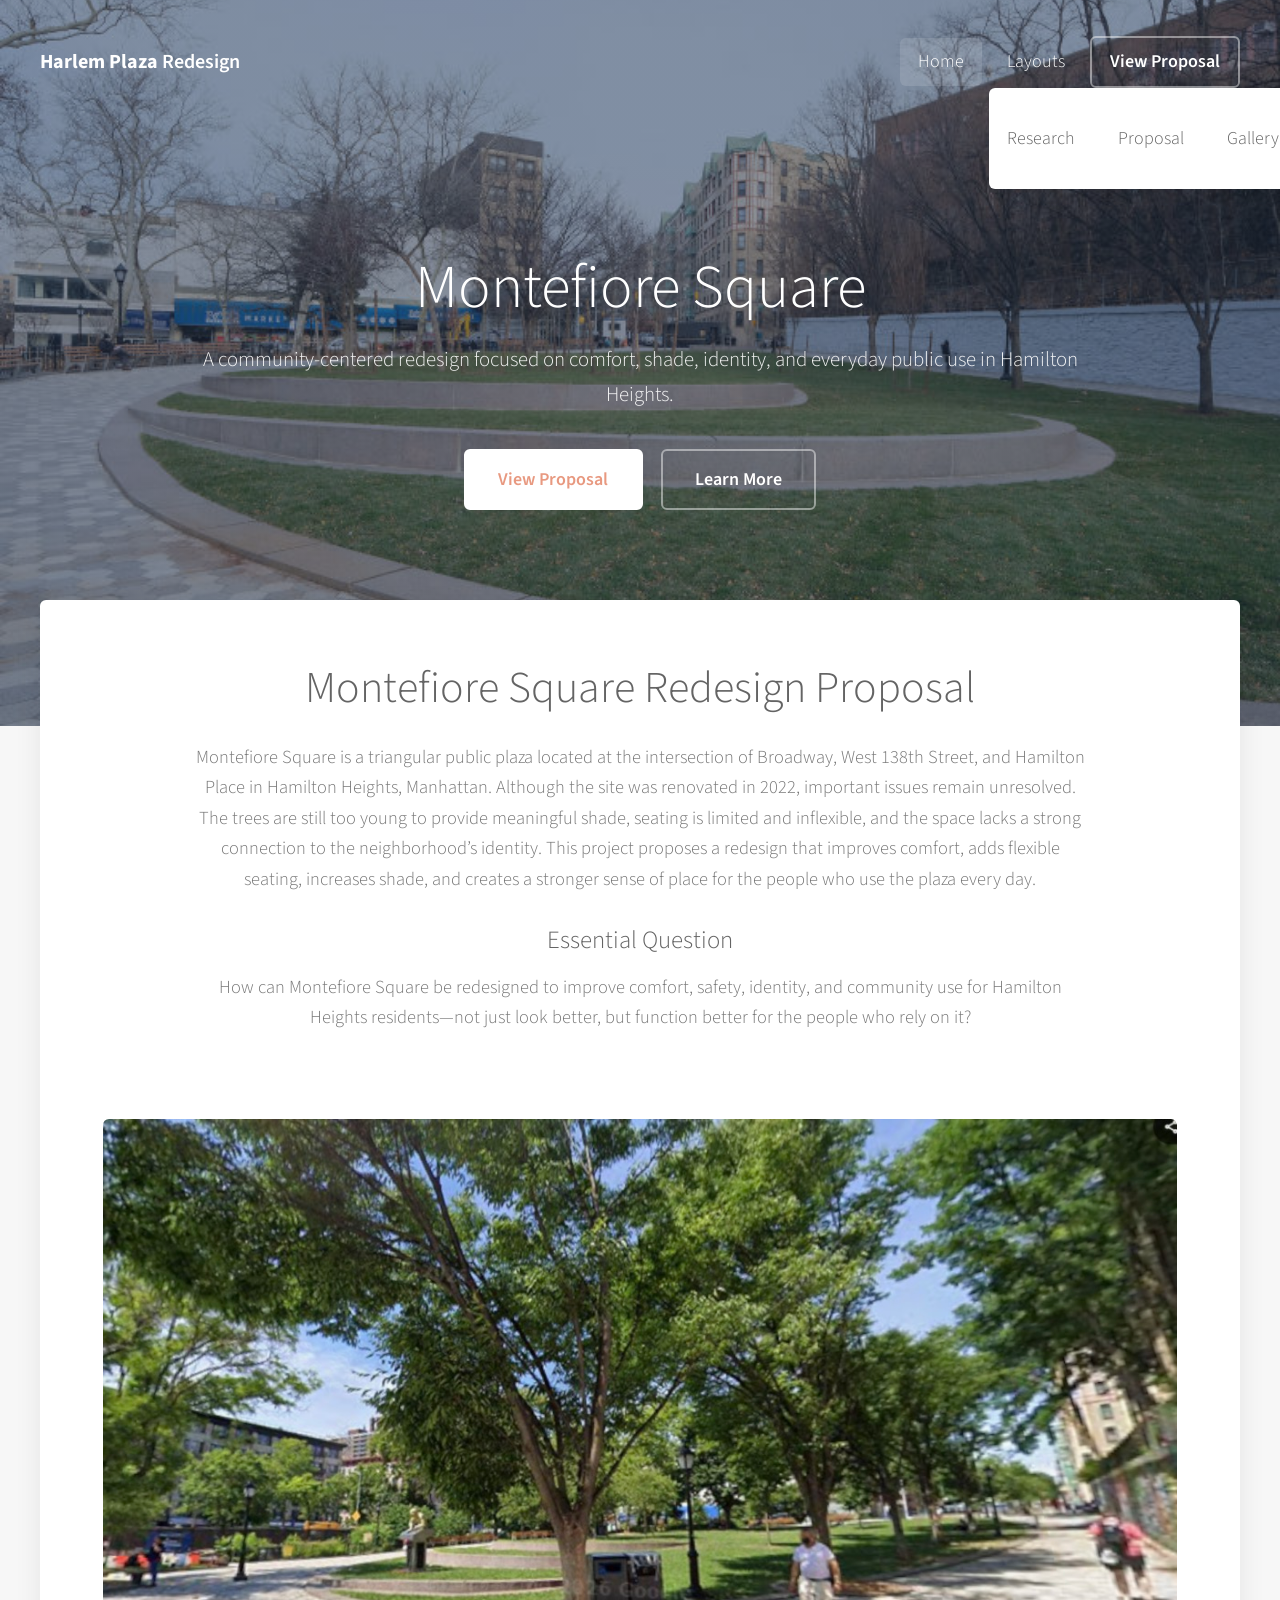
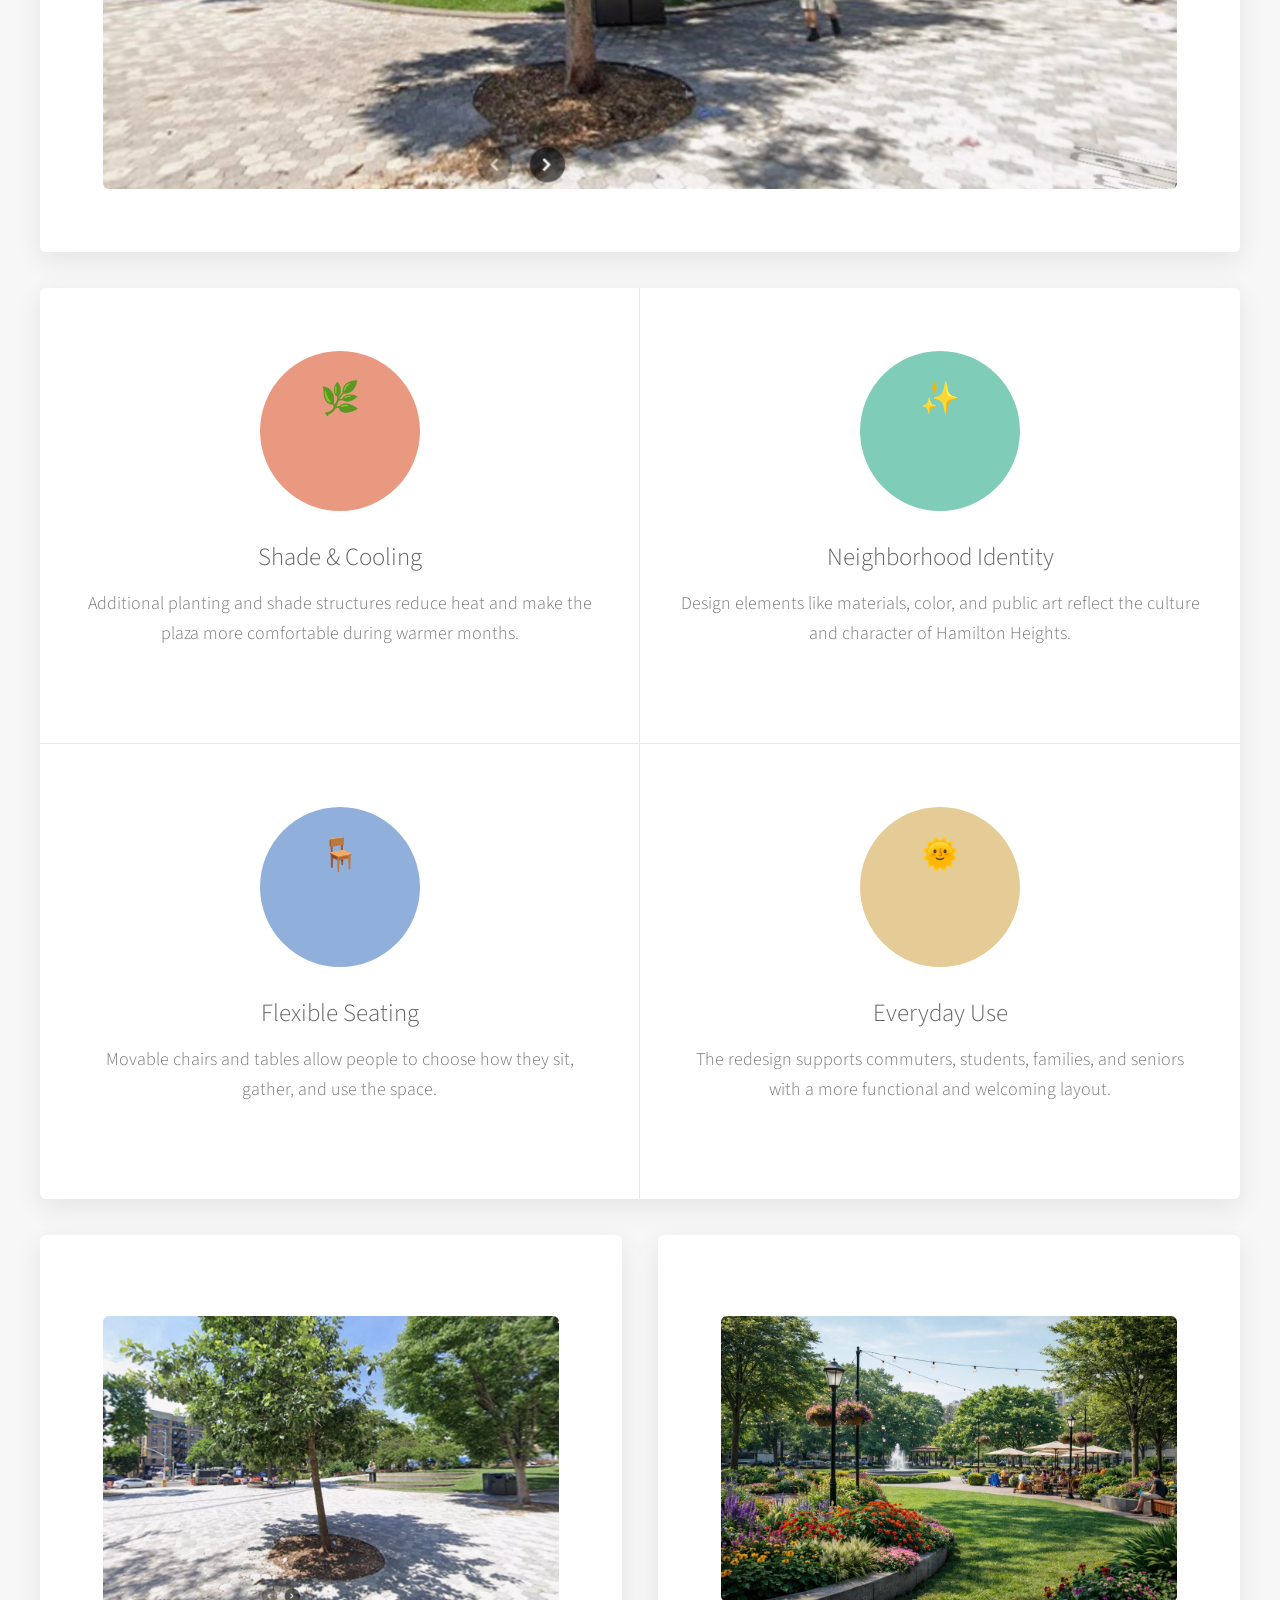
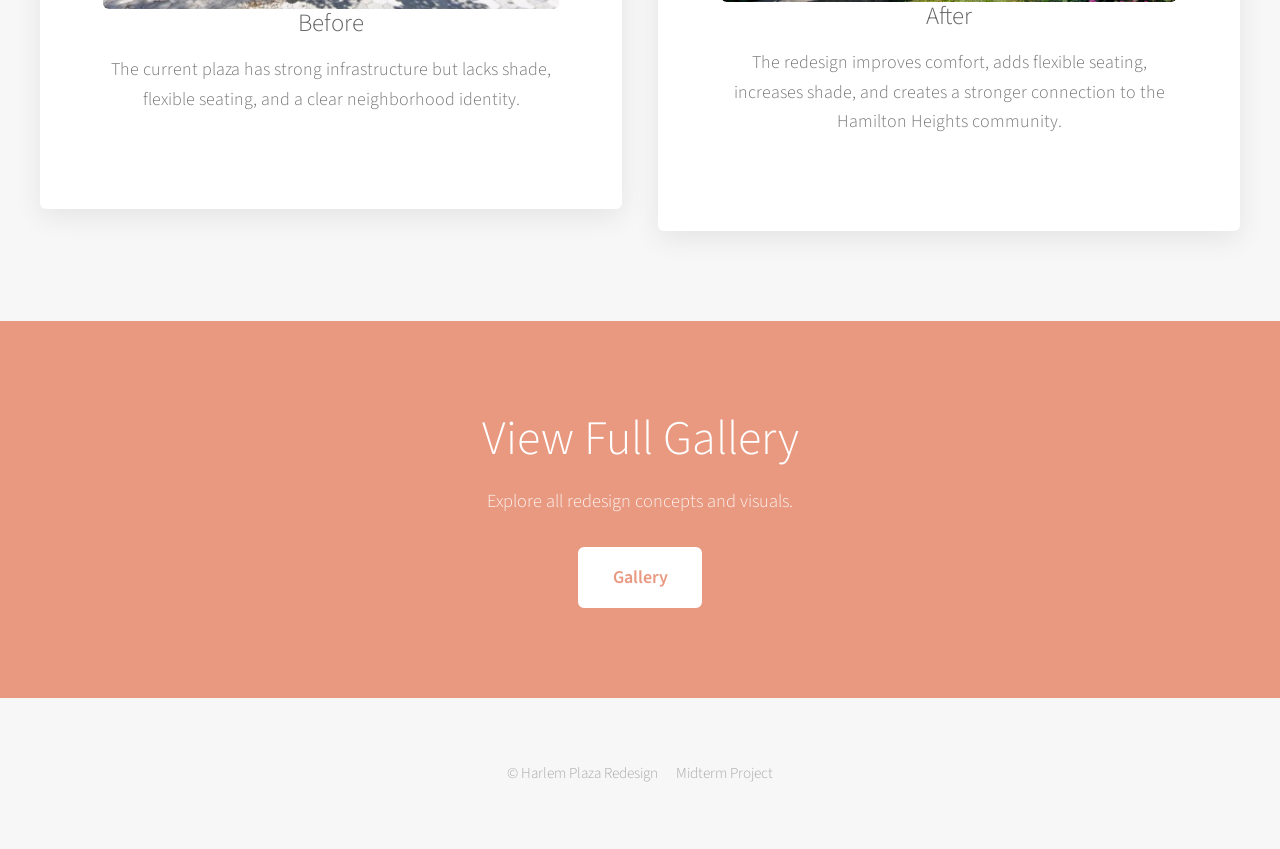
<file: index.html>
<!DOCTYPE html>
<html lang="en">
<head>
  <meta charset="UTF-8" />
  <meta name="viewport" content="width=device-width, initial-scale=1.0" />
  <title>Harlem Plaza Redesign</title>

  <link rel="preconnect" href="https://fonts.googleapis.com">
  <link rel="preconnect" href="https://fonts.gstatic.com" crossorigin>
  <link href="https://fonts.googleapis.com/css2?family=Source+Sans+3:wght@300;400;600;700&display=swap" rel="stylesheet">

  <link rel="stylesheet" href="style.css">
</head>

<body class="landing">

  <!-- NAV -->
  <header id="header">
    <div class="container nav-container">
      <h1 class="logo"><a href="index.html">Harlem Plaza</a> Redesign</h1>

      <nav class="nav">
        <ul>
          <li><a href="index.html" class="active">Home</a></li>

          <li class="dropdown">
            <a href="#">Layouts</a>
            <ul class="dropdown-menu">
              <li><a href="research.html">Research</a></li>
              <li><a href="proposal.html">Proposal</a></li>
              <li><a href="gallery.html">Gallery</a></li>
              <li><a href="contact.html">Reflection</a></li>
              <li><a href="design-options.html">Design Options</a></li>
            </ul>
          </li>

          <li><a href="proposal.html" class="button nav-button">View Proposal</a></li>
        </ul>
      </nav>
    </div>
  </header>

  <!-- HERO -->
  <section id="banner"
    style="background-image: linear-gradient(rgba(39,51,76,0.5), rgba(39,51,76,0.5)), url('images/redesign-1.png');">

    <div class="banner-content">
      <h2>Montefiore Square</h2>
      <p>A community-centered redesign focused on comfort, shade, identity, and everyday public use in Hamilton Heights.</p>

      <ul class="actions special">
        <li><a href="proposal.html" class="button primary">View Proposal</a></li>
        <li><a href="research.html" class="button">Learn More</a></li>
      </ul>
    </div>
  </section>

  <!-- MAIN -->
  <main id="main" class="container">

    <!-- INTRO -->
    <section class="box special">
      <header class="major">
        <h2>Montefiore Square Redesign Proposal</h2>
        <p>
          Montefiore Square is a triangular public plaza located at the intersection of Broadway, West 138th Street, and Hamilton Place in Hamilton Heights, Manhattan. Although the site was renovated in 2022, important issues remain unresolved. The trees are still too young to provide meaningful shade, seating is limited and inflexible, and the space lacks a strong connection to the neighborhood’s identity. This project proposes a redesign that improves comfort, adds flexible seating, increases shade, and creates a stronger sense of place for the people who use the plaza every day.
        </p>
        <h3>Essential Question</h3>
        <p>
          How can Montefiore Square be redesigned to improve comfort, safety, identity, and community use for Hamilton Heights residents—not just look better, but function better for the people who rely on it?
        </p>
      </header>

      <span class="image featured">
        <img src="images/plaza-current-1.png" alt="Current Harlem Plaza">
      </span>
    </section>

    <!-- FEATURES -->
    <section class="box special features">

      <div class="features-row">
        <section>
          <span class="icon major accent1">🌿</span>
          <h3>Shade & Cooling</h3>
          <p>Additional planting and shade structures reduce heat and make the plaza more comfortable during warmer months.</p>
        </section>

        <section>
          <span class="icon major accent2">✨</span>
          <h3>Neighborhood Identity</h3>
          <p>Design elements like materials, color, and public art reflect the culture and character of Hamilton Heights.</p>
        </section>
      </div>

      <div class="features-row">
        <section>
          <span class="icon major accent3">🪑</span>
          <h3>Flexible Seating</h3>
          <p>Movable chairs and tables allow people to choose how they sit, gather, and use the space.</p>
        </section>

        <section>
          <span class="icon major accent4">🌞</span>
          <h3>Everyday Use</h3>
          <p>The redesign supports commuters, students, families, and seniors with a more functional and welcoming layout.</p>
        </section>
      </div>

    </section>

    <!-- BEFORE / AFTER -->
    <section class="row">

      <div class="col-6 col-12-mobile">
        <section class="box special">
          <span class="image featured">
            <img src="images/plaza-current-2.png" alt="Before">
          </span>

          <h3>Before</h3>
          <p>The current plaza has strong infrastructure but lacks shade, flexible seating, and a clear neighborhood identity.</p>
        </section>
      </div>

      <div class="col-6 col-12-mobile">
        <section class="box special">
          <span class="image featured">
            <img src="images/redesign-2.png" alt="After">
          </span>

          <h3>After</h3>
          <p>The redesign improves comfort, adds flexible seating, increases shade, and creates a stronger connection to the Hamilton Heights community.</p>
        </section>
      </div>

    </section>

  </main>

  <!-- CTA -->
  <section id="cta">
    <h2>View Full Gallery</h2>
    <p>Explore all redesign concepts and visuals.</p>

    <ul class="actions special">
      <li><a href="gallery.html" class="button cta-button">Gallery</a></li>
    </ul>
  </section>

  <!-- FOOTER -->
  <footer id="footer">
    <ul class="copyright">
      <li>&copy; Harlem Plaza Redesign</li>
      <li>Midterm Project</li>
    </ul>
  </footer>

</body>
</html>
</file>
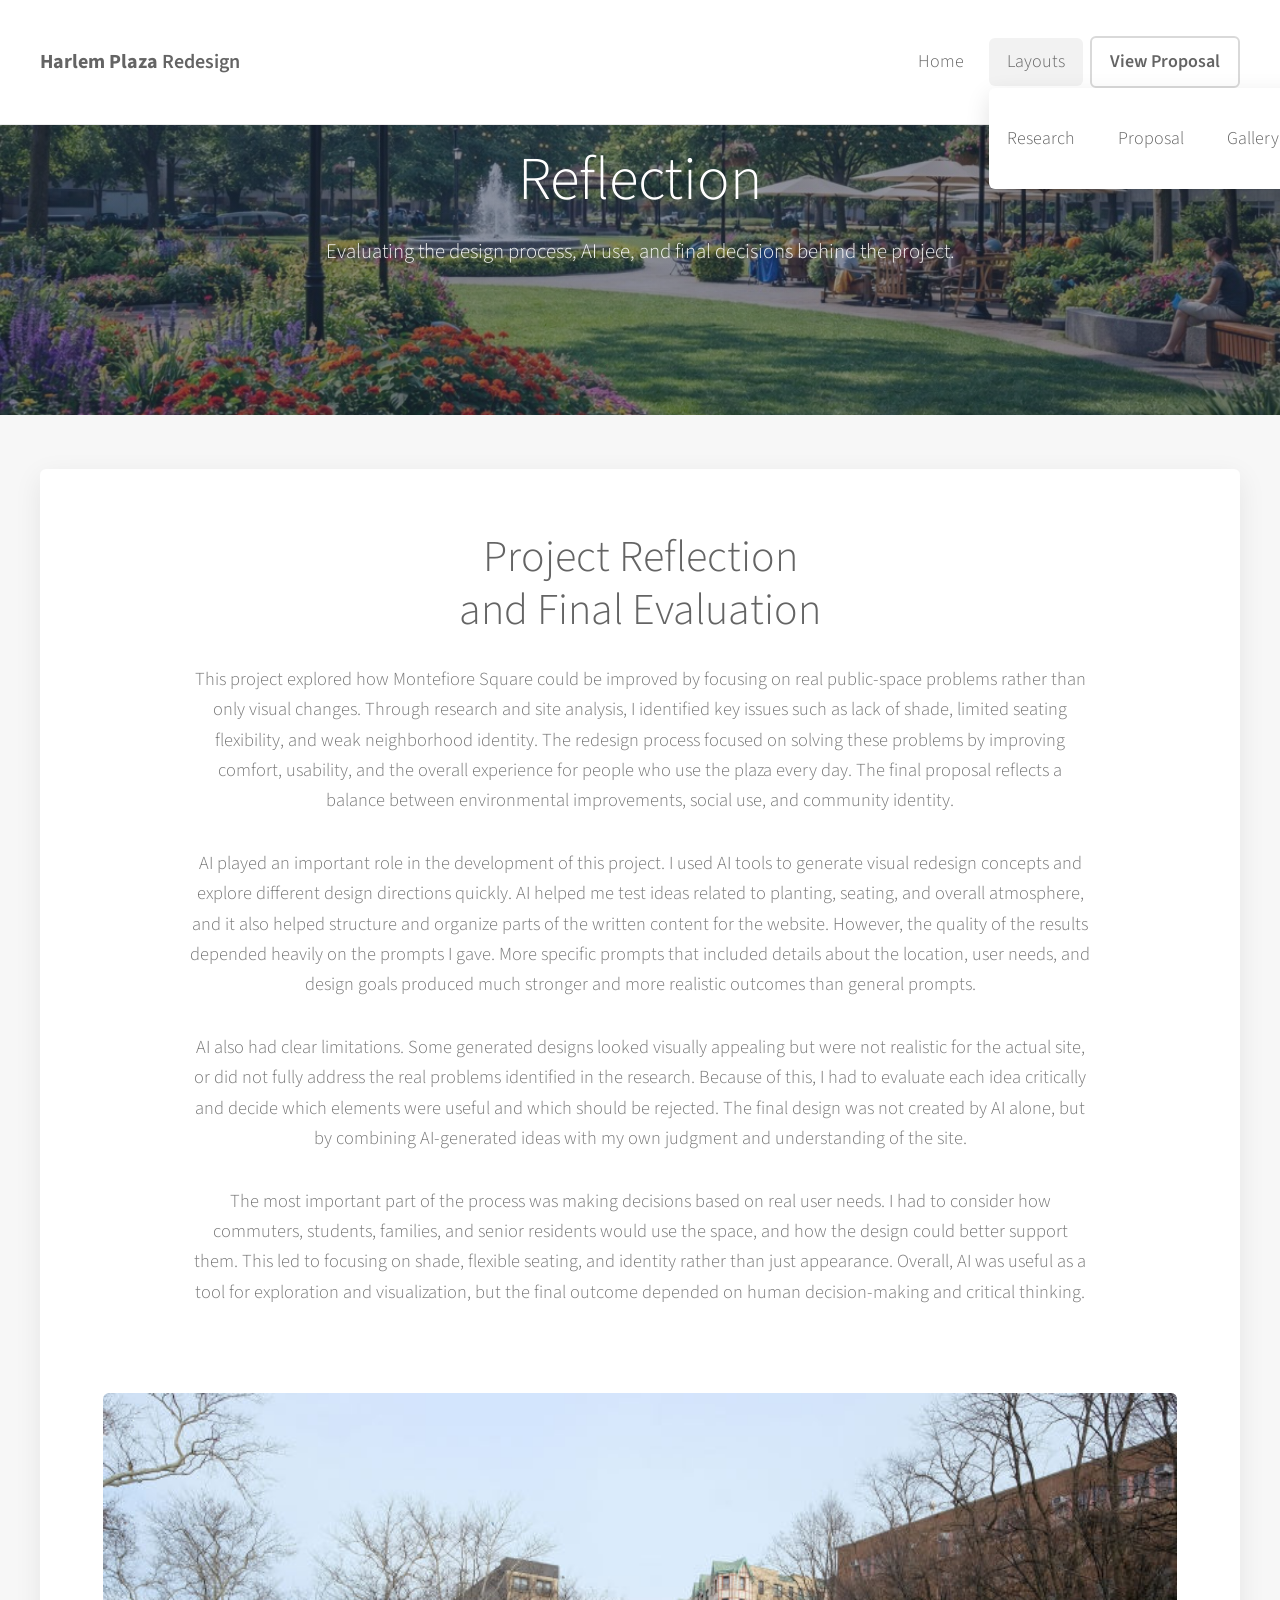
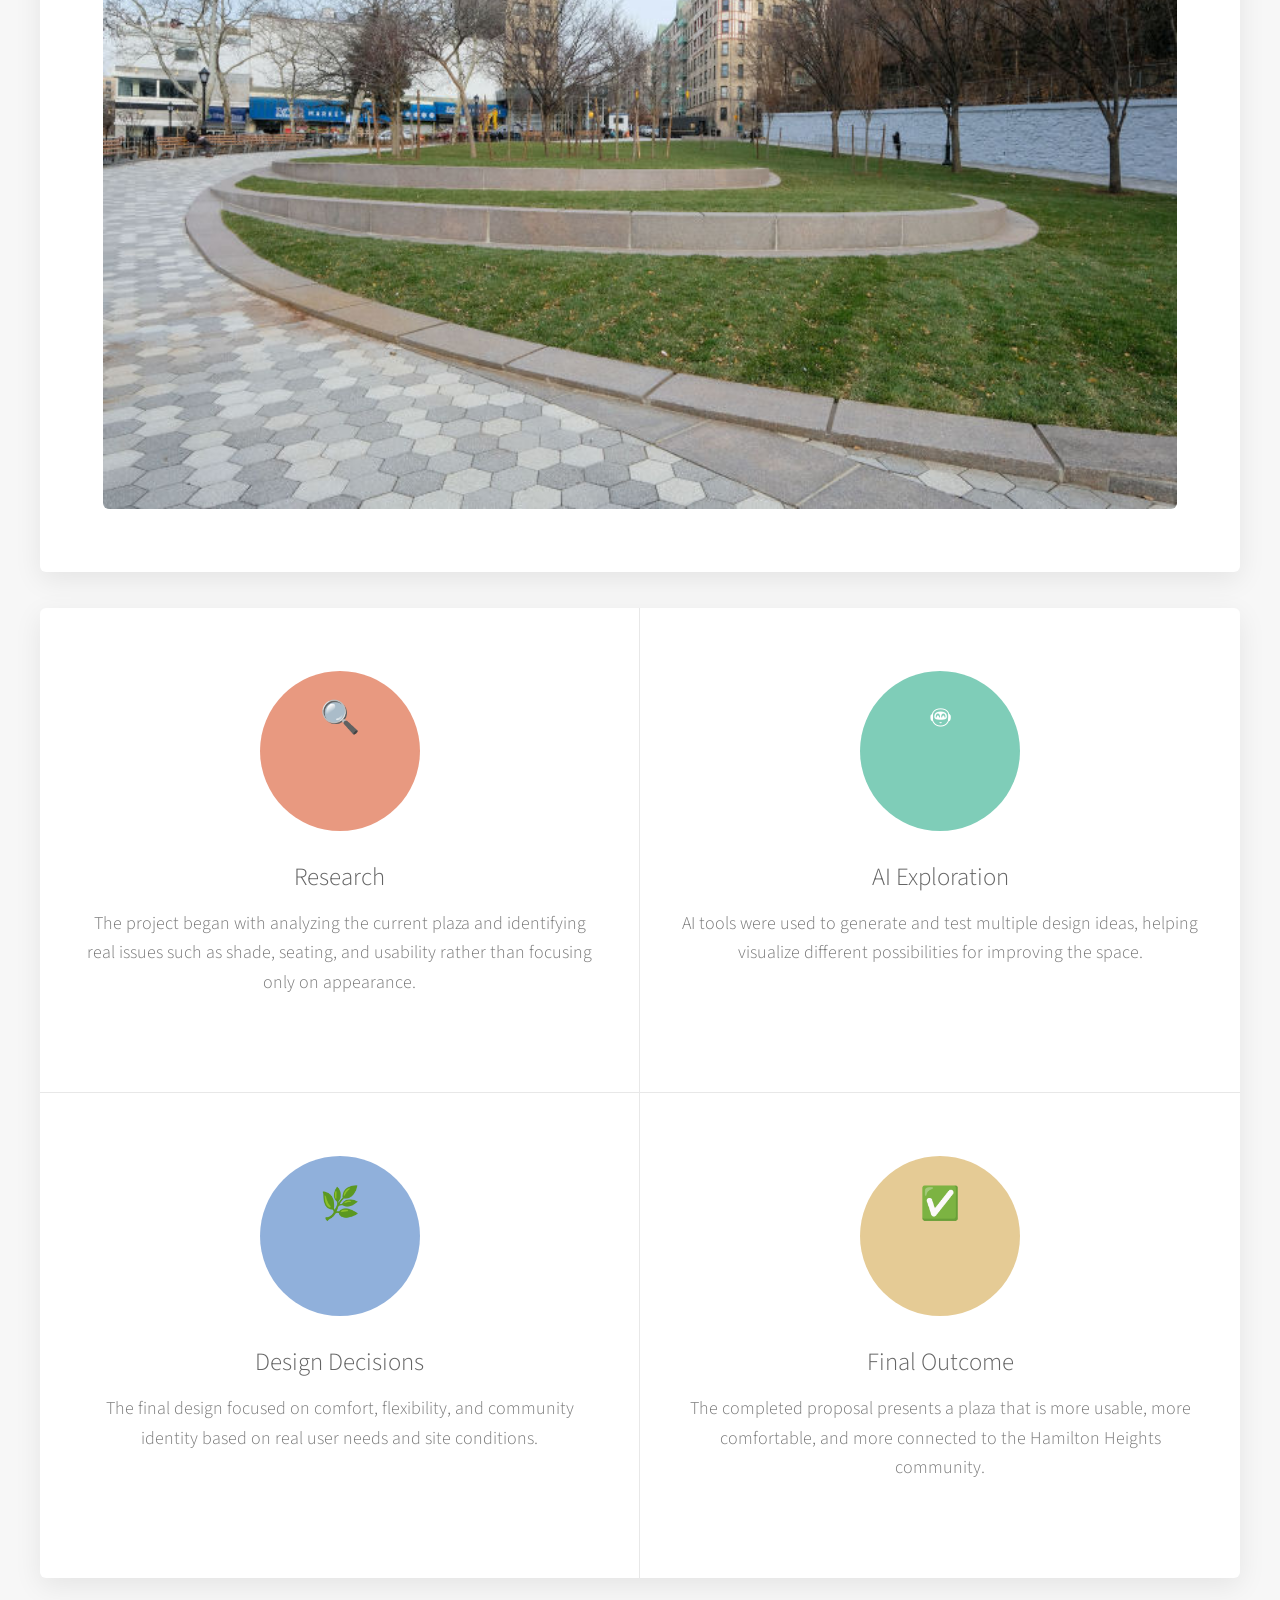
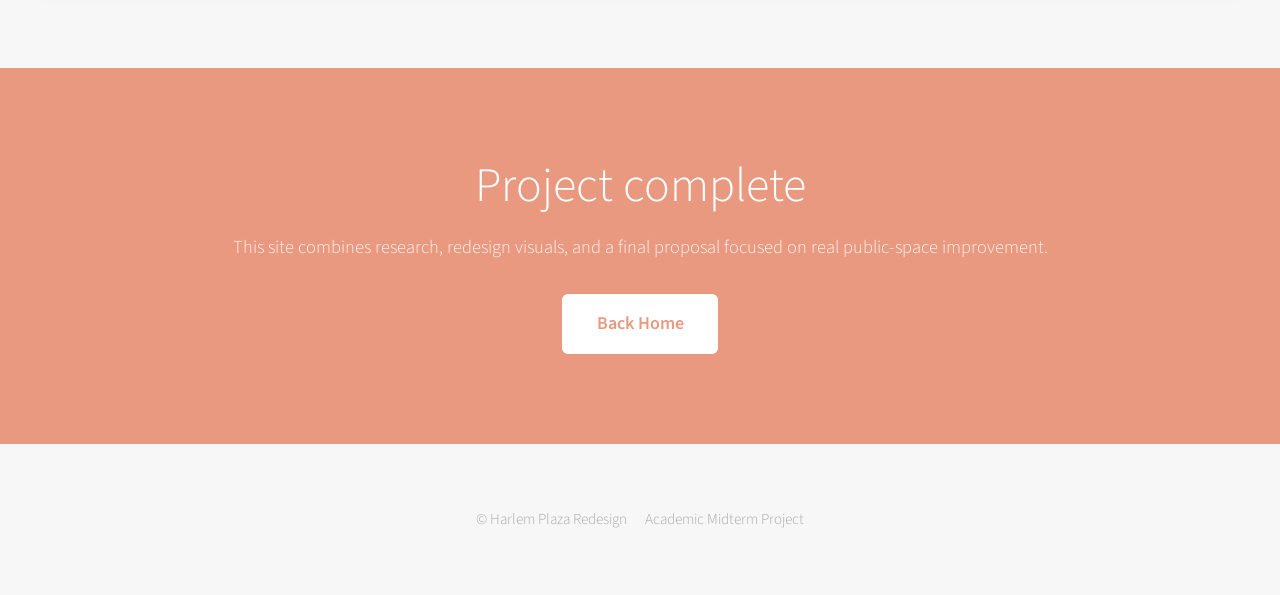
<file: contact.html>
<!DOCTYPE html>
<html lang="en">
<head>
  <meta charset="UTF-8" />
  <meta name="viewport" content="width=device-width, initial-scale=1.0" />
  <title>Reflection | Harlem Plaza Redesign</title>
  <link rel="preconnect" href="https://fonts.googleapis.com">
  <link rel="preconnect" href="https://fonts.gstatic.com" crossorigin>
  <link href="https://fonts.googleapis.com/css2?family=Source+Sans+3:wght@300;400;600;700&display=swap" rel="stylesheet">
  <link rel="stylesheet" href="style.css">
</head>
<body>

  <header id="header" class="alt-header">
    <div class="container nav-container">
      <h1 class="logo dark"><a href="index.html">Harlem Plaza</a> Redesign</h1>
      <nav class="nav dark-nav">
        <ul>
          <li><a href="index.html">Home</a></li>
          <li class="dropdown">
            <a href="#" class="active">Layouts</a>
            <ul class="dropdown-menu">
              <li><a href="research.html">Research</a></li>
              <li><a href="proposal.html">Proposal</a></li>
              <li><a href="gallery.html">Gallery</a></li>
              <li><a href="contact.html">Reflection</a></li>
              <li><a href="design-options.html">Design Options</a></li>
            </ul>
          </li>
          <li><a href="proposal.html" class="button nav-button dark-outline">View Proposal</a></li>
        </ul>
      </nav>
    </div>
  </header>

  <section class="page-banner" style="background-image: linear-gradient(rgba(39,51,76,0.50), rgba(39,51,76,0.50)), url('images/redesign-2.png');">
    <div class="banner-content">
      <h2>Reflection</h2>
      <p>Evaluating the design process, AI use, and final decisions behind the project.</p>
    </div>
  </section>

  <main class="container page-main">

    <section class="box special">
      <header class="major">
        <h2>Project Reflection<br>and Final Evaluation</h2>
        <p>
          This project explored how Montefiore Square could be improved by focusing on real public-space problems rather than only visual changes. Through research and site analysis, I identified key issues such as lack of shade, limited seating flexibility, and weak neighborhood identity. The redesign process focused on solving these problems by improving comfort, usability, and the overall experience for people who use the plaza every day. The final proposal reflects a balance between environmental improvements, social use, and community identity.
        </p>

        <p>
          AI played an important role in the development of this project. I used AI tools to generate visual redesign concepts and explore different design directions quickly. AI helped me test ideas related to planting, seating, and overall atmosphere, and it also helped structure and organize parts of the written content for the website. However, the quality of the results depended heavily on the prompts I gave. More specific prompts that included details about the location, user needs, and design goals produced much stronger and more realistic outcomes than general prompts.
        </p>

        <p>
          AI also had clear limitations. Some generated designs looked visually appealing but were not realistic for the actual site, or did not fully address the real problems identified in the research. Because of this, I had to evaluate each idea critically and decide which elements were useful and which should be rejected. The final design was not created by AI alone, but by combining AI-generated ideas with my own judgment and understanding of the site.
        </p>

        <p>
          The most important part of the process was making decisions based on real user needs. I had to consider how commuters, students, families, and senior residents would use the space, and how the design could better support them. This led to focusing on shade, flexible seating, and identity rather than just appearance. Overall, AI was useful as a tool for exploration and visualization, but the final outcome depended on human decision-making and critical thinking.
        </p>
      </header>

      <span class="image featured">
        <img src="images/redesign-1.png" alt="Reflection image for redesign">
      </span>
    </section>

    <section class="box special features">
      <div class="features-row">
        <section>
          <span class="icon major accent1">🔍</span>
          <h3>Research</h3>
          <p>The project began with analyzing the current plaza and identifying real issues such as shade, seating, and usability rather than focusing only on appearance.</p>
        </section>
        <section>
          <span class="icon major accent2">🤖</span>
          <h3>AI Exploration</h3>
          <p>AI tools were used to generate and test multiple design ideas, helping visualize different possibilities for improving the space.</p>
        </section>
      </div>
      <div class="features-row">
        <section>
          <span class="icon major accent3">🌿</span>
          <h3>Design Decisions</h3>
          <p>The final design focused on comfort, flexibility, and community identity based on real user needs and site conditions.</p>
        </section>
        <section>
          <span class="icon major accent4">✅</span>
          <h3>Final Outcome</h3>
          <p>The completed proposal presents a plaza that is more usable, more comfortable, and more connected to the Hamilton Heights community.</p>
        </section>
      </div>
    </section>

  </main>

  <section id="cta">
    <h2>Project complete</h2>
    <p>This site combines research, redesign visuals, and a final proposal focused on real public-space improvement.</p>
    <ul class="actions special">
      <li><a href="index.html" class="button cta-button">Back Home</a></li>
    </ul>
  </section>

  <footer id="footer">
    <ul class="copyright">
      <li>&copy; Harlem Plaza Redesign</li>
      <li>Academic Midterm Project</li>
    </ul>
  </footer>

</body>
</html>
</file>
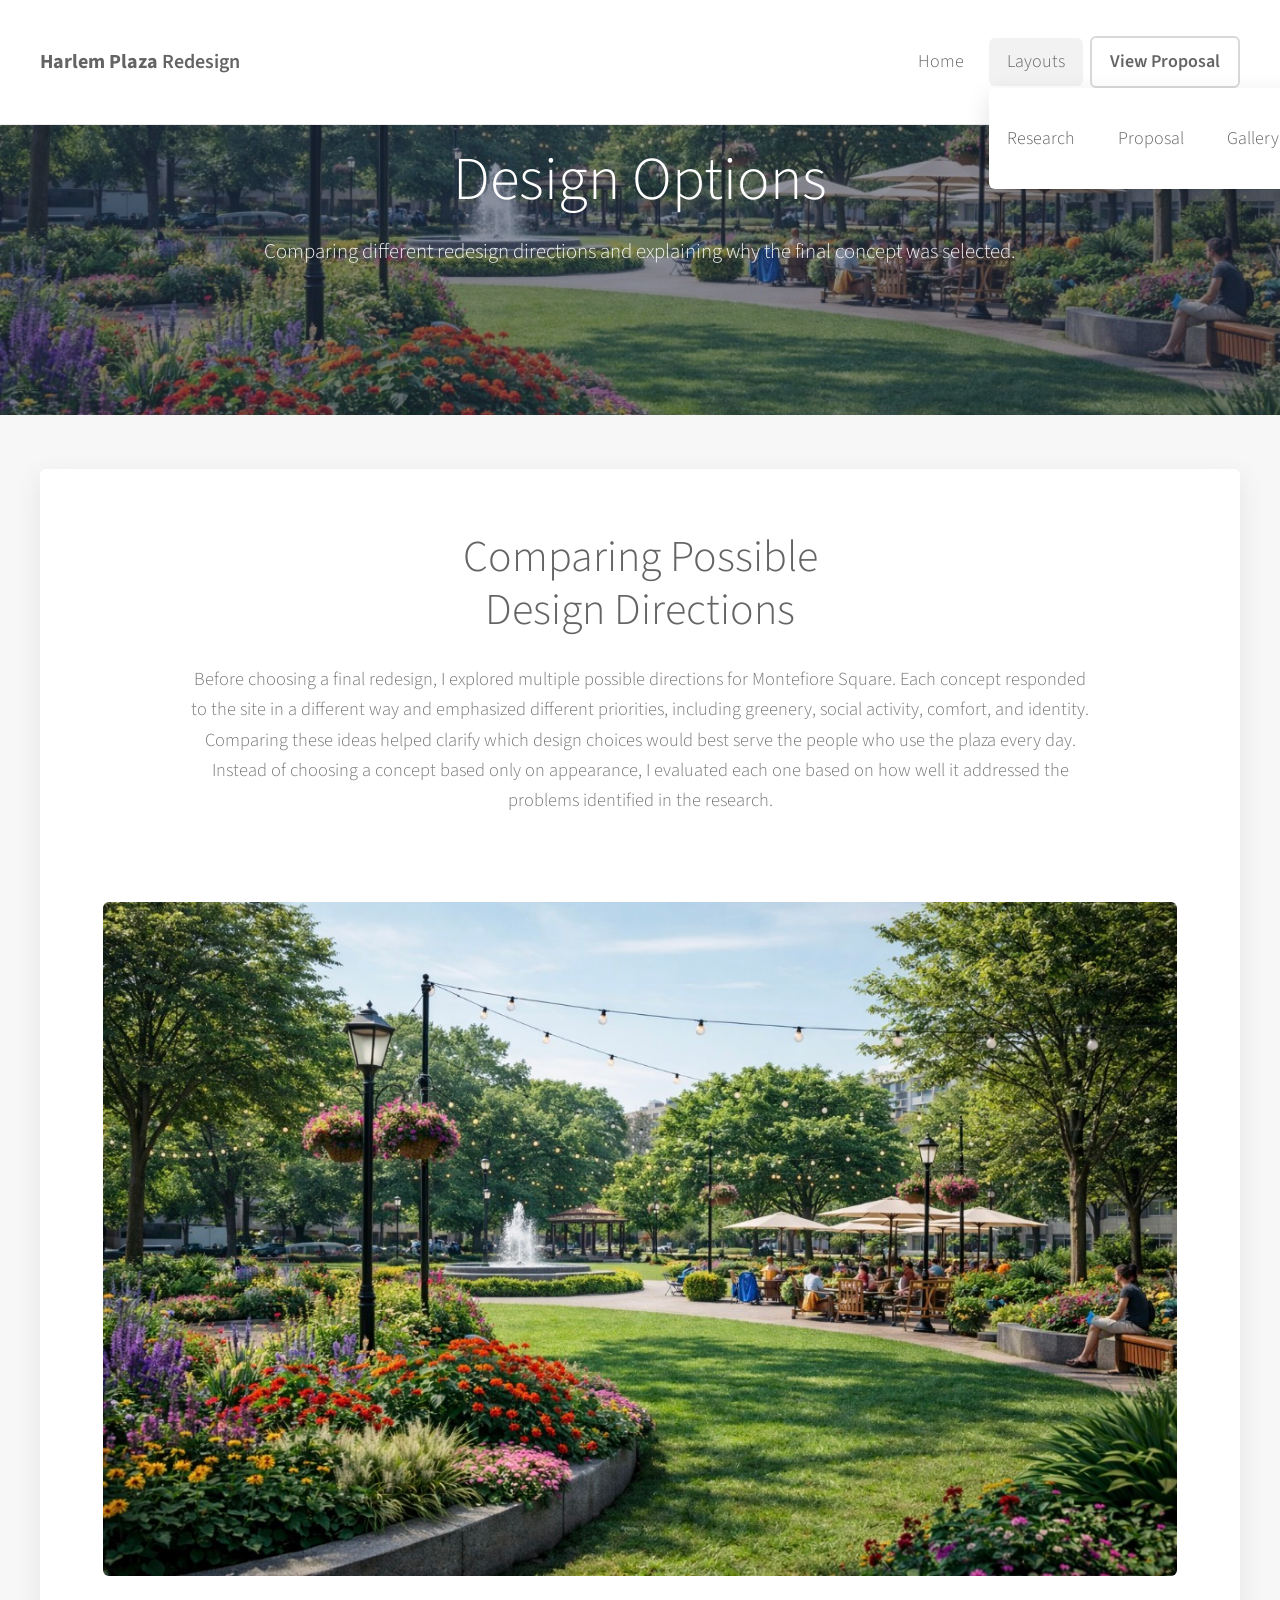
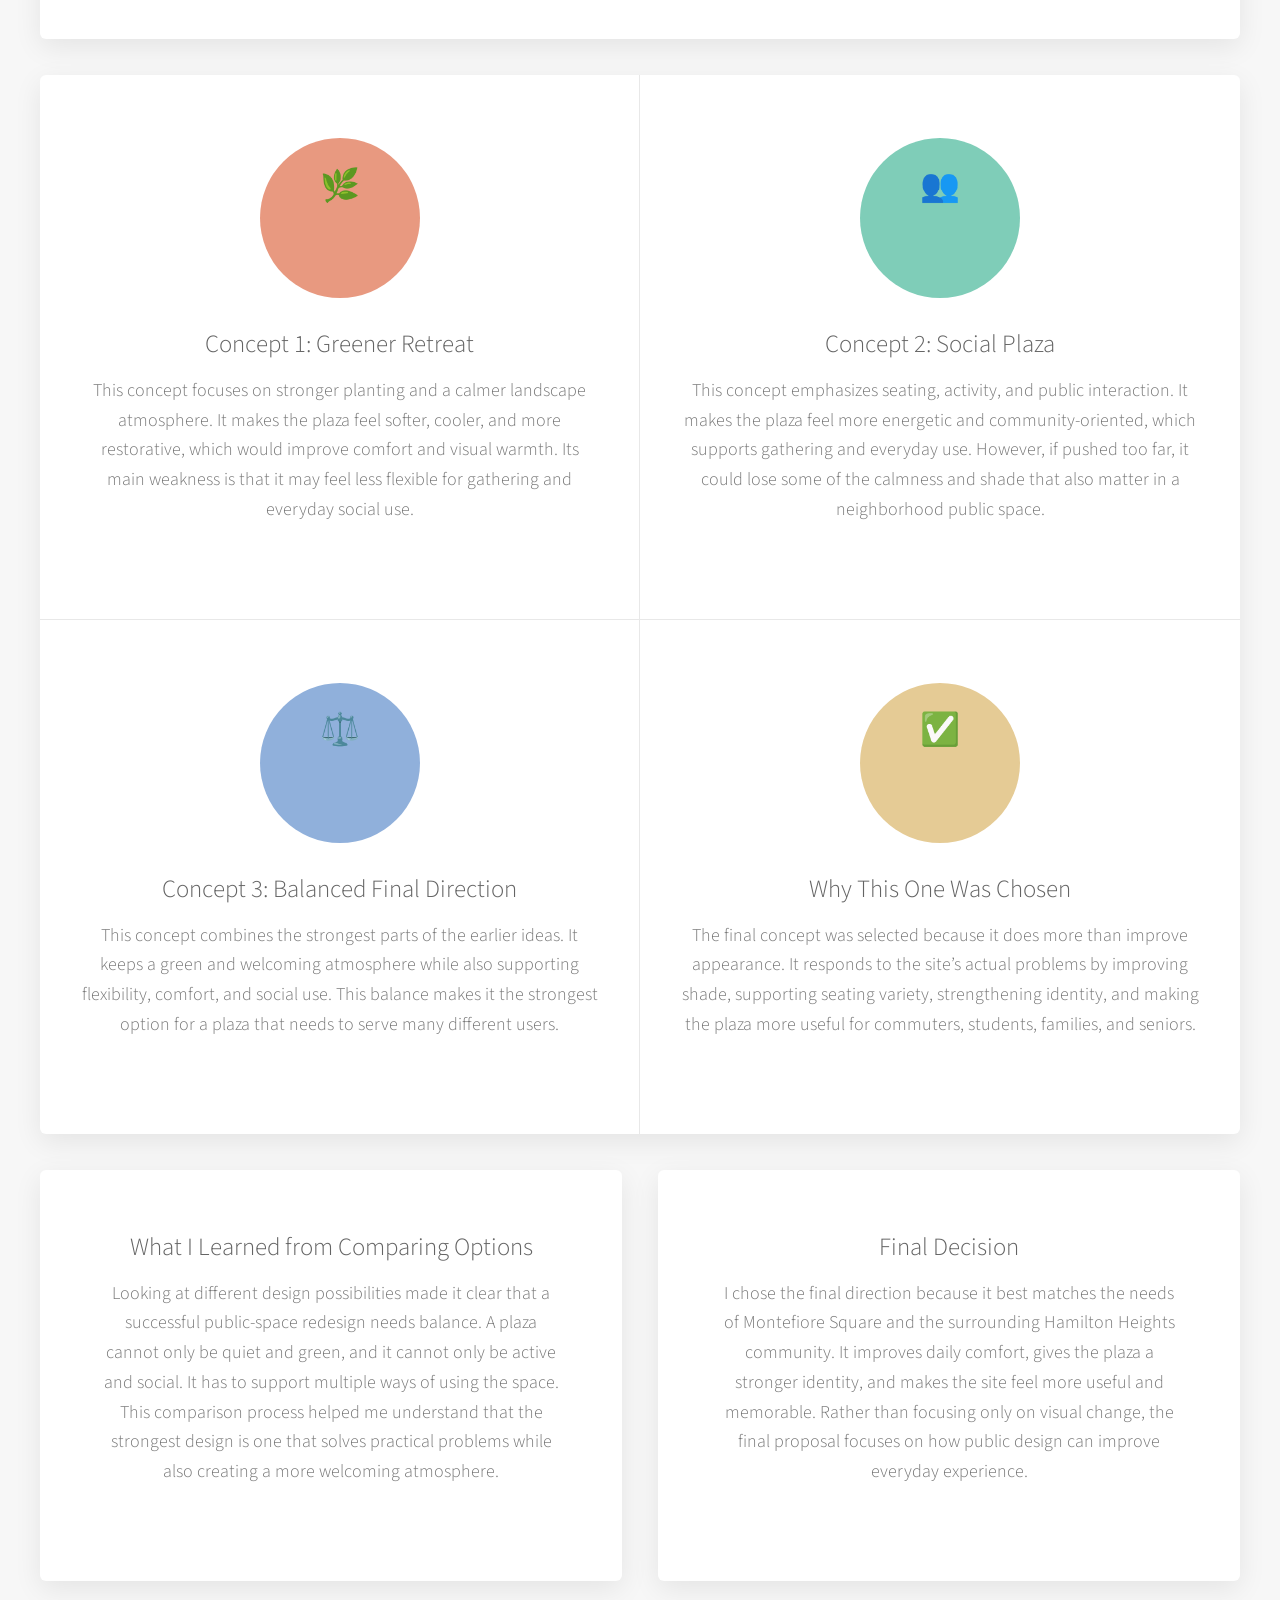
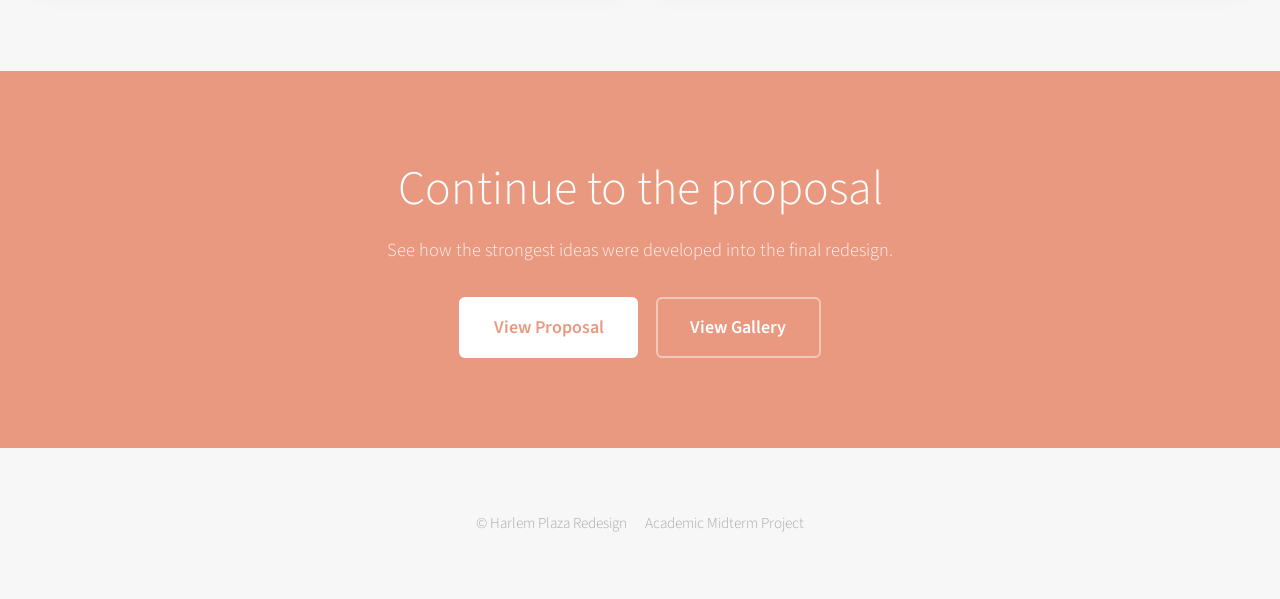
<file: design-options.html>
<!DOCTYPE html>
<html lang="en">
<head>
  <meta charset="UTF-8" />
  <meta name="viewport" content="width=device-width, initial-scale=1.0" />
  <title>Design Options | Harlem Plaza Redesign</title>
  <link rel="preconnect" href="https://fonts.googleapis.com">
  <link rel="preconnect" href="https://fonts.gstatic.com" crossorigin>
  <link href="https://fonts.googleapis.com/css2?family=Source+Sans+3:wght@300;400;600;700&display=swap" rel="stylesheet">
  <link rel="stylesheet" href="style.css">
</head>
<body>

  <header id="header" class="alt-header">
    <div class="container nav-container">
      <h1 class="logo dark"><a href="index.html">Harlem Plaza</a> Redesign</h1>
      <nav class="nav dark-nav">
        <ul>
          <li><a href="index.html">Home</a></li>
          <li class="dropdown">
            <a href="#" class="active">Layouts</a>
            <ul class="dropdown-menu">
              <li><a href="research.html">Research</a></li>
              <li><a href="proposal.html">Proposal</a></li>
              <li><a href="gallery.html">Gallery</a></li>
              <li><a href="contact.html">Reflection</a></li>
              <li><a href="design-options.html">Design Options</a></li>
            </ul>
          </li>
          <li><a href="proposal.html" class="button nav-button dark-outline">View Proposal</a></li>
        </ul>
      </nav>
    </div>
  </header>

  <section class="page-banner" style="background-image: linear-gradient(rgba(39,51,76,0.50), rgba(39,51,76,0.50)), url('images/redesign-2.png');">
    <div class="banner-content">
      <h2>Design Options</h2>
      <p>Comparing different redesign directions and explaining why the final concept was selected.</p>
    </div>
  </section>

  <main class="container page-main">

    <section class="box special">
      <header class="major">
        <h2>Comparing Possible<br>Design Directions</h2>
        <p>
          Before choosing a final redesign, I explored multiple possible directions for Montefiore Square. Each concept responded to the site in a different way and emphasized different priorities, including greenery, social activity, comfort, and identity. Comparing these ideas helped clarify which design choices would best serve the people who use the plaza every day. Instead of choosing a concept based only on appearance, I evaluated each one based on how well it addressed the problems identified in the research.
        </p>
      </header>
      <span class="image featured">
        <img src="images/redesign-2.png" alt="Design option comparison image">
      </span>
    </section>

    <section class="box special features">
      <div class="features-row">
        <section>
          <span class="icon major accent1">🌿</span>
          <h3>Concept 1: Greener Retreat</h3>
          <p>This concept focuses on stronger planting and a calmer landscape atmosphere. It makes the plaza feel softer, cooler, and more restorative, which would improve comfort and visual warmth. Its main weakness is that it may feel less flexible for gathering and everyday social use.</p>
        </section>
        <section>
          <span class="icon major accent2">👥</span>
          <h3>Concept 2: Social Plaza</h3>
          <p>This concept emphasizes seating, activity, and public interaction. It makes the plaza feel more energetic and community-oriented, which supports gathering and everyday use. However, if pushed too far, it could lose some of the calmness and shade that also matter in a neighborhood public space.</p>
        </section>
      </div>
      <div class="features-row">
        <section>
          <span class="icon major accent3">⚖️</span>
          <h3>Concept 3: Balanced Final Direction</h3>
          <p>This concept combines the strongest parts of the earlier ideas. It keeps a green and welcoming atmosphere while also supporting flexibility, comfort, and social use. This balance makes it the strongest option for a plaza that needs to serve many different users.</p>
        </section>
        <section>
          <span class="icon major accent4">✅</span>
          <h3>Why This One Was Chosen</h3>
          <p>The final concept was selected because it does more than improve appearance. It responds to the site’s actual problems by improving shade, supporting seating variety, strengthening identity, and making the plaza more useful for commuters, students, families, and seniors.</p>
        </section>
      </div>
    </section>

    <section class="row">
      <div class="col-6 col-12-mobile">
        <section class="box special">
          <h3>What I Learned from Comparing Options</h3>
          <p>
            Looking at different design possibilities made it clear that a successful public-space redesign needs balance. A plaza cannot only be quiet and green, and it cannot only be active and social. It has to support multiple ways of using the space. This comparison process helped me understand that the strongest design is one that solves practical problems while also creating a more welcoming atmosphere.
          </p>
        </section>
      </div>

      <div class="col-6 col-12-mobile">
        <section class="box special">
          <h3>Final Decision</h3>
          <p>
            I chose the final direction because it best matches the needs of Montefiore Square and the surrounding Hamilton Heights community. It improves daily comfort, gives the plaza a stronger identity, and makes the site feel more useful and memorable. Rather than focusing only on visual change, the final proposal focuses on how public design can improve everyday experience.
          </p>
        </section>
      </div>
    </section>

  </main>

  <section id="cta">
    <h2>Continue to the proposal</h2>
    <p>See how the strongest ideas were developed into the final redesign.</p>
    <ul class="actions special">
      <li><a href="proposal.html" class="button cta-button">View Proposal</a></li>
      <li><a href="gallery.html" class="button">View Gallery</a></li>
    </ul>
  </section>

  <footer id="footer">
    <ul class="copyright">
      <li>&copy; Harlem Plaza Redesign</li>
      <li>Academic Midterm Project</li>
    </ul>
  </footer>

</body>
</html>
</file>
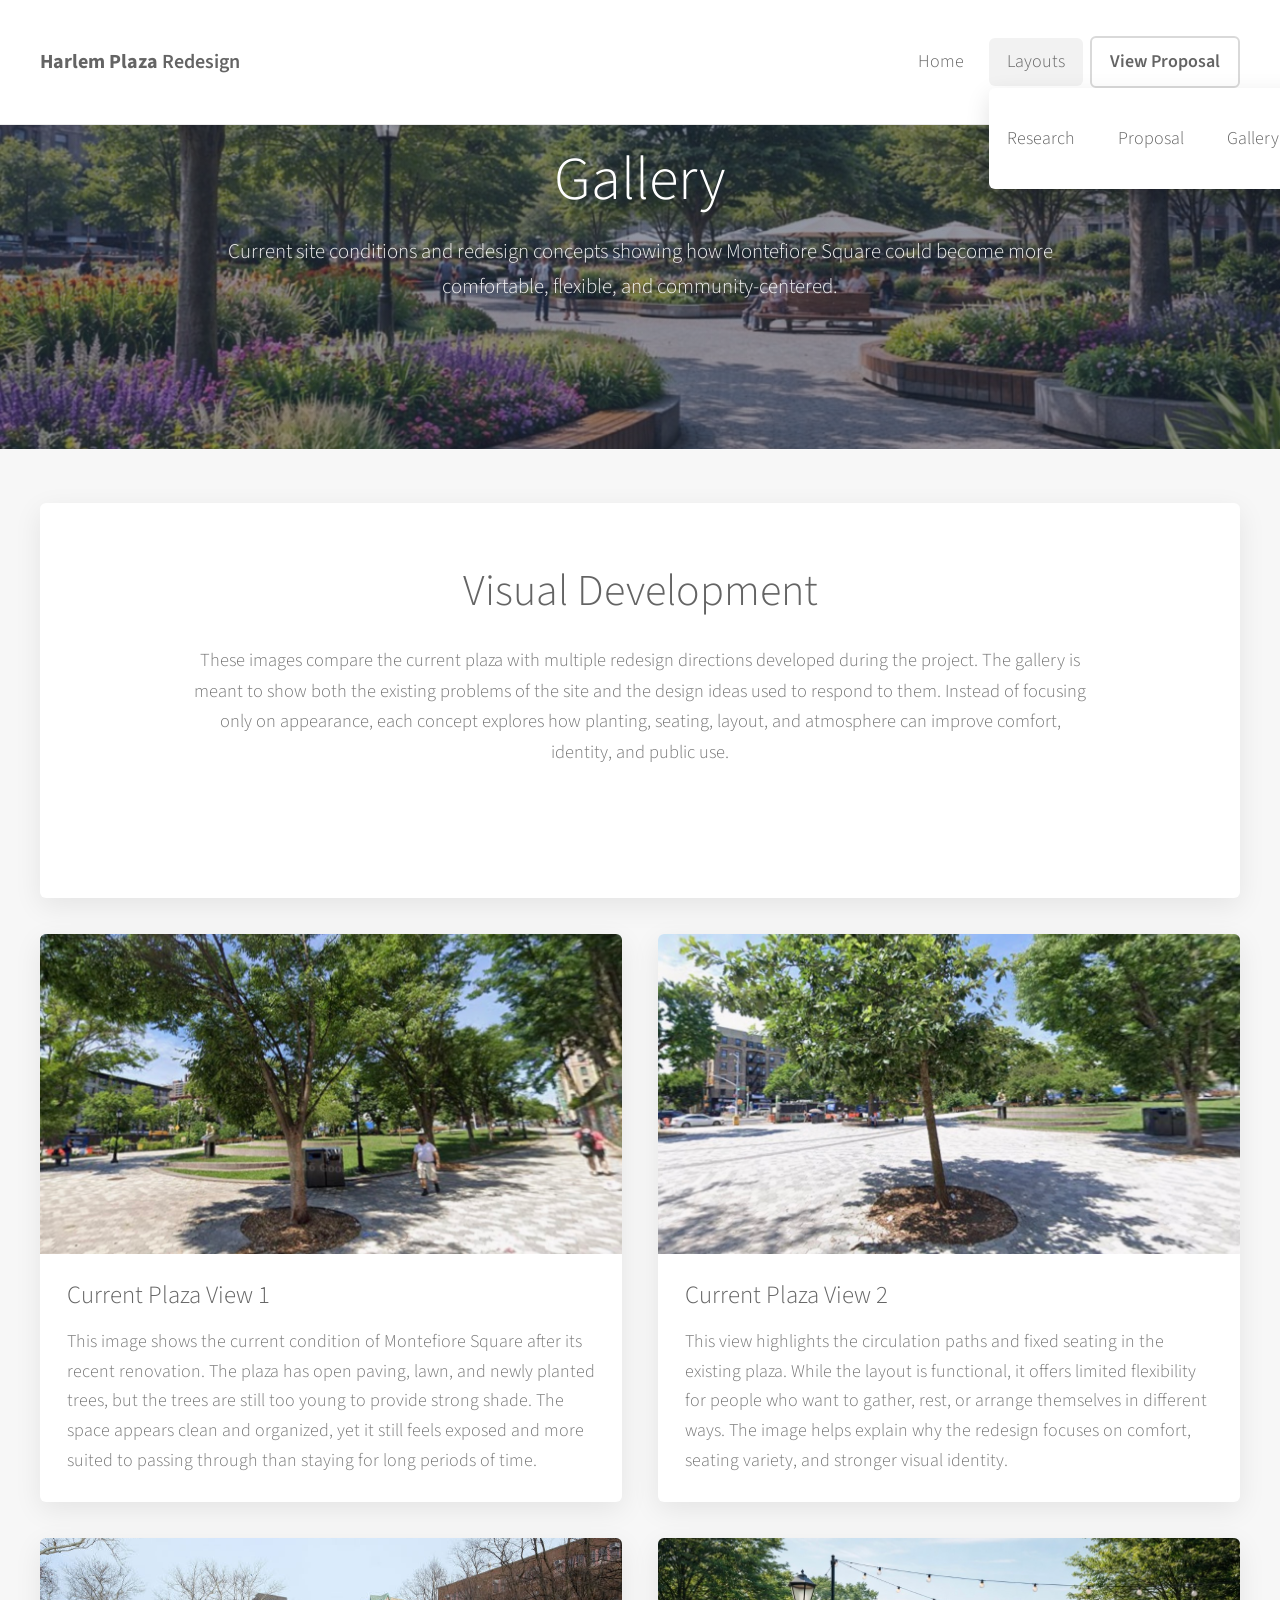
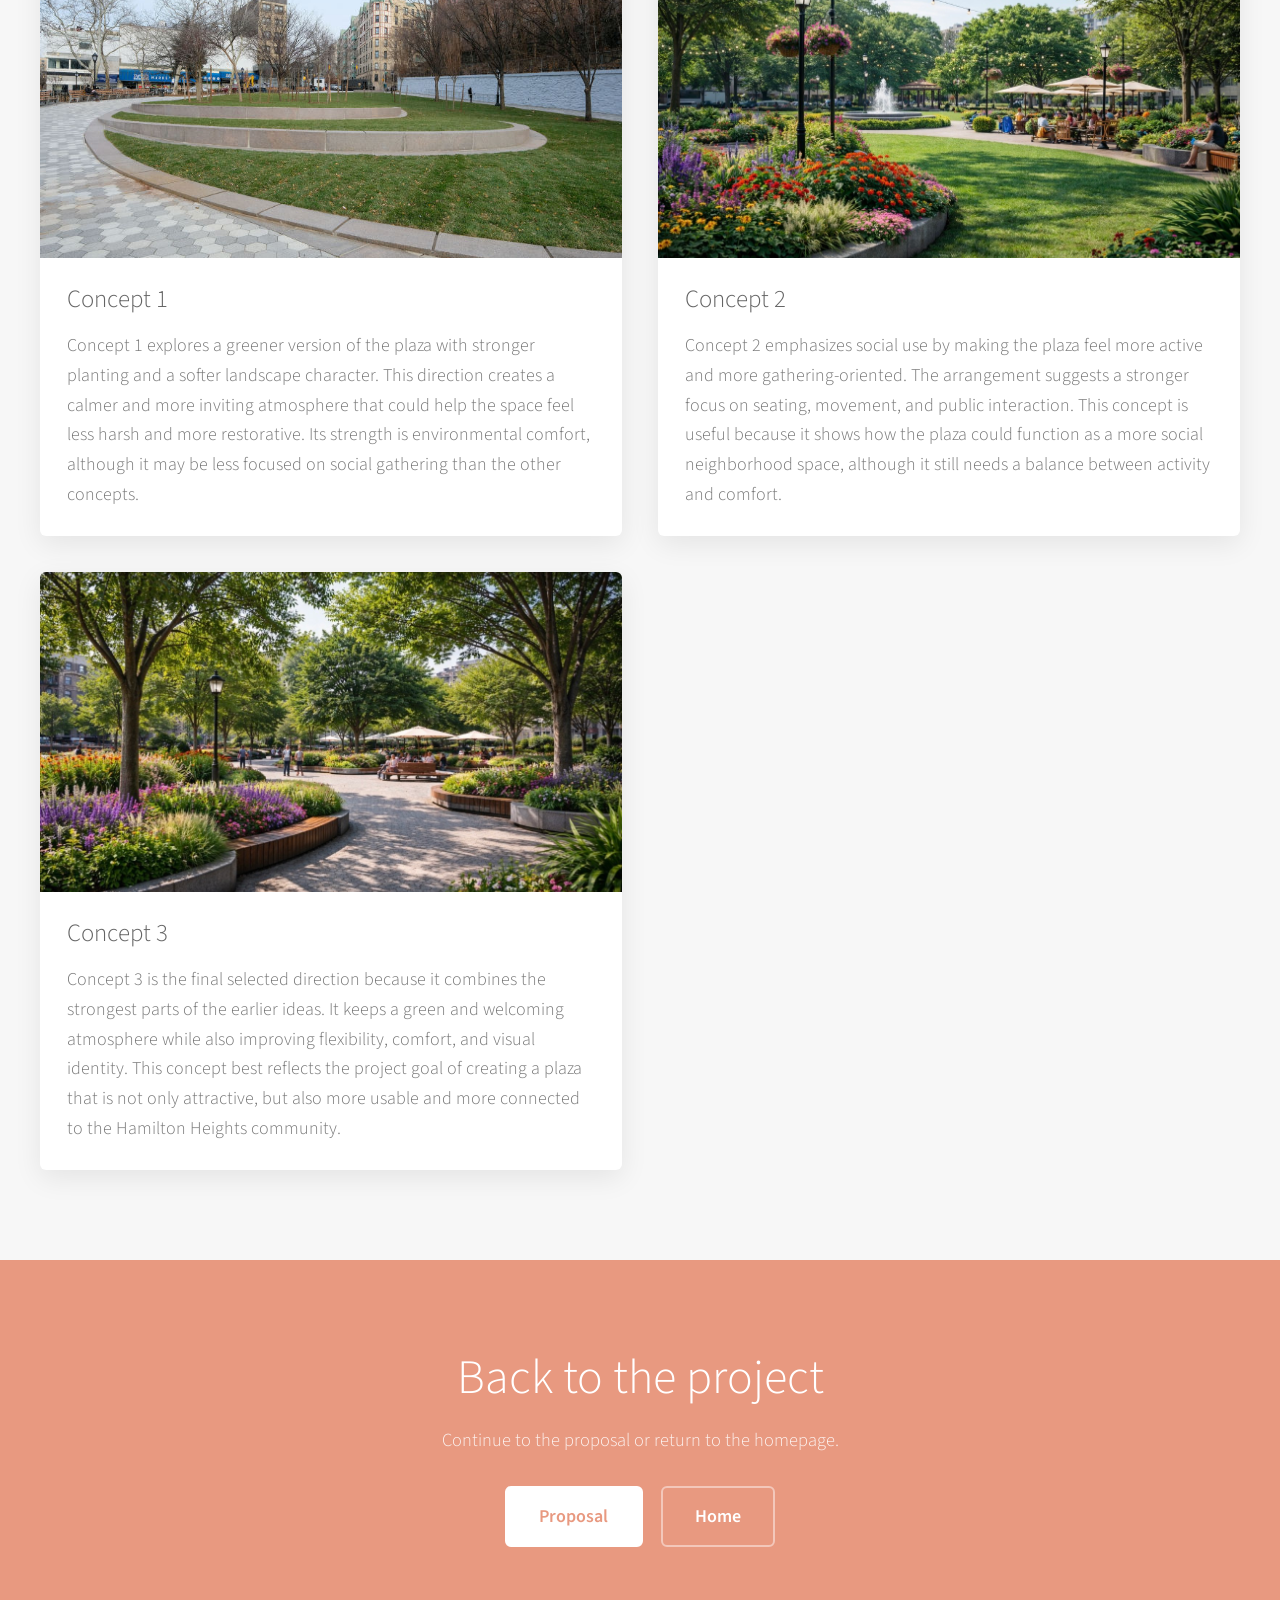
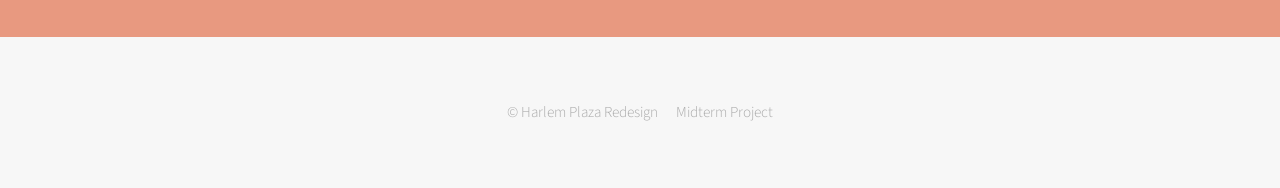
<file: gallery.html>
<!DOCTYPE html>
<html lang="en">
<head>
  <meta charset="UTF-8" />
  <meta name="viewport" content="width=device-width, initial-scale=1.0" />
  <title>Gallery | Harlem Plaza Redesign</title>

  <link rel="preconnect" href="https://fonts.googleapis.com">
  <link rel="preconnect" href="https://fonts.gstatic.com" crossorigin>
  <link href="https://fonts.googleapis.com/css2?family=Source+Sans+3:wght@300;400;600;700&display=swap" rel="stylesheet">

  <link rel="stylesheet" href="style.css">
</head>
<body>

  <header id="header" class="alt-header">
    <div class="container nav-container">
      <h1 class="logo dark"><a href="index.html">Harlem Plaza</a> Redesign</h1>

      <nav class="nav dark-nav">
        <ul>
          <li><a href="index.html">Home</a></li>

          <li class="dropdown">
            <a href="#" class="active">Layouts</a>
            <ul class="dropdown-menu">
              <li><a href="research.html">Research</a></li>
              <li><a href="proposal.html">Proposal</a></li>
              <li><a href="gallery.html">Gallery</a></li>
              <li><a href="contact.html">Reflection</a></li>
              <li><a href="design-options.html">Design Options</a></li>
            </ul>
          </li>

          <li><a href="proposal.html" class="button nav-button dark-outline">View Proposal</a></li>
        </ul>
      </nav>
    </div>
  </header>

  <section class="page-banner"
    style="background-image: linear-gradient(rgba(39,51,76,0.5), rgba(39,51,76,0.5)), url('images/redesign-3.png');">
    <div class="banner-content">
      <h2>Gallery</h2>
      <p>Current site conditions and redesign concepts showing how Montefiore Square could become more comfortable, flexible, and community-centered.</p>
    </div>
  </section>

  <main class="container page-main">

    <section class="box special">
      <header class="major">
        <h2>Visual Development</h2>
        <p>
          These images compare the current plaza with multiple redesign directions developed during the project. The gallery is meant to show both the existing problems of the site and the design ideas used to respond to them. Instead of focusing only on appearance, each concept explores how planting, seating, layout, and atmosphere can improve comfort, identity, and public use.
        </p>
      </header>
    </section>

    <section class="gallery-grid">

      <article class="gallery-card">
        <img src="images/plaza-current-1.png" alt="Current plaza view 1">
        <div class="gallery-text">
          <h3>Current Plaza View 1</h3>
          <p>This image shows the current condition of Montefiore Square after its recent renovation. The plaza has open paving, lawn, and newly planted trees, but the trees are still too young to provide strong shade. The space appears clean and organized, yet it still feels exposed and more suited to passing through than staying for long periods of time.</p>
        </div>
      </article>

      <article class="gallery-card">
        <img src="images/plaza-current-2.png" alt="Current plaza view 2">
        <div class="gallery-text">
          <h3>Current Plaza View 2</h3>
          <p>This view highlights the circulation paths and fixed seating in the existing plaza. While the layout is functional, it offers limited flexibility for people who want to gather, rest, or arrange themselves in different ways. The image helps explain why the redesign focuses on comfort, seating variety, and stronger visual identity.</p>
        </div>
      </article>

      <article class="gallery-card">
        <img src="images/redesign-1.png" alt="Redesign concept 1">
        <div class="gallery-text">
          <h3>Concept 1</h3>
          <p>Concept 1 explores a greener version of the plaza with stronger planting and a softer landscape character. This direction creates a calmer and more inviting atmosphere that could help the space feel less harsh and more restorative. Its strength is environmental comfort, although it may be less focused on social gathering than the other concepts.</p>
        </div>
      </article>

      <article class="gallery-card">
        <img src="images/redesign-2.png" alt="Redesign concept 2">
        <div class="gallery-text">
          <h3>Concept 2</h3>
          <p>Concept 2 emphasizes social use by making the plaza feel more active and more gathering-oriented. The arrangement suggests a stronger focus on seating, movement, and public interaction. This concept is useful because it shows how the plaza could function as a more social neighborhood space, although it still needs a balance between activity and comfort.</p>
        </div>
      </article>

      <article class="gallery-card">
        <img src="images/redesign-3.png" alt="Redesign concept 3">
        <div class="gallery-text">
          <h3>Concept 3</h3>
          <p>Concept 3 is the final selected direction because it combines the strongest parts of the earlier ideas. It keeps a green and welcoming atmosphere while also improving flexibility, comfort, and visual identity. This concept best reflects the project goal of creating a plaza that is not only attractive, but also more usable and more connected to the Hamilton Heights community.</p>
        </div>
      </article>

    </section>

  </main>

  <section id="cta">
    <h2>Back to the project</h2>
    <p>Continue to the proposal or return to the homepage.</p>

    <ul class="actions special">
      <li><a href="proposal.html" class="button cta-button">Proposal</a></li>
      <li><a href="index.html" class="button">Home</a></li>
    </ul>
  </section>

  <footer id="footer">
    <ul class="copyright">
      <li>&copy; Harlem Plaza Redesign</li>
      <li>Midterm Project</li>
    </ul>
  </footer>

</body>
</html>
</file>
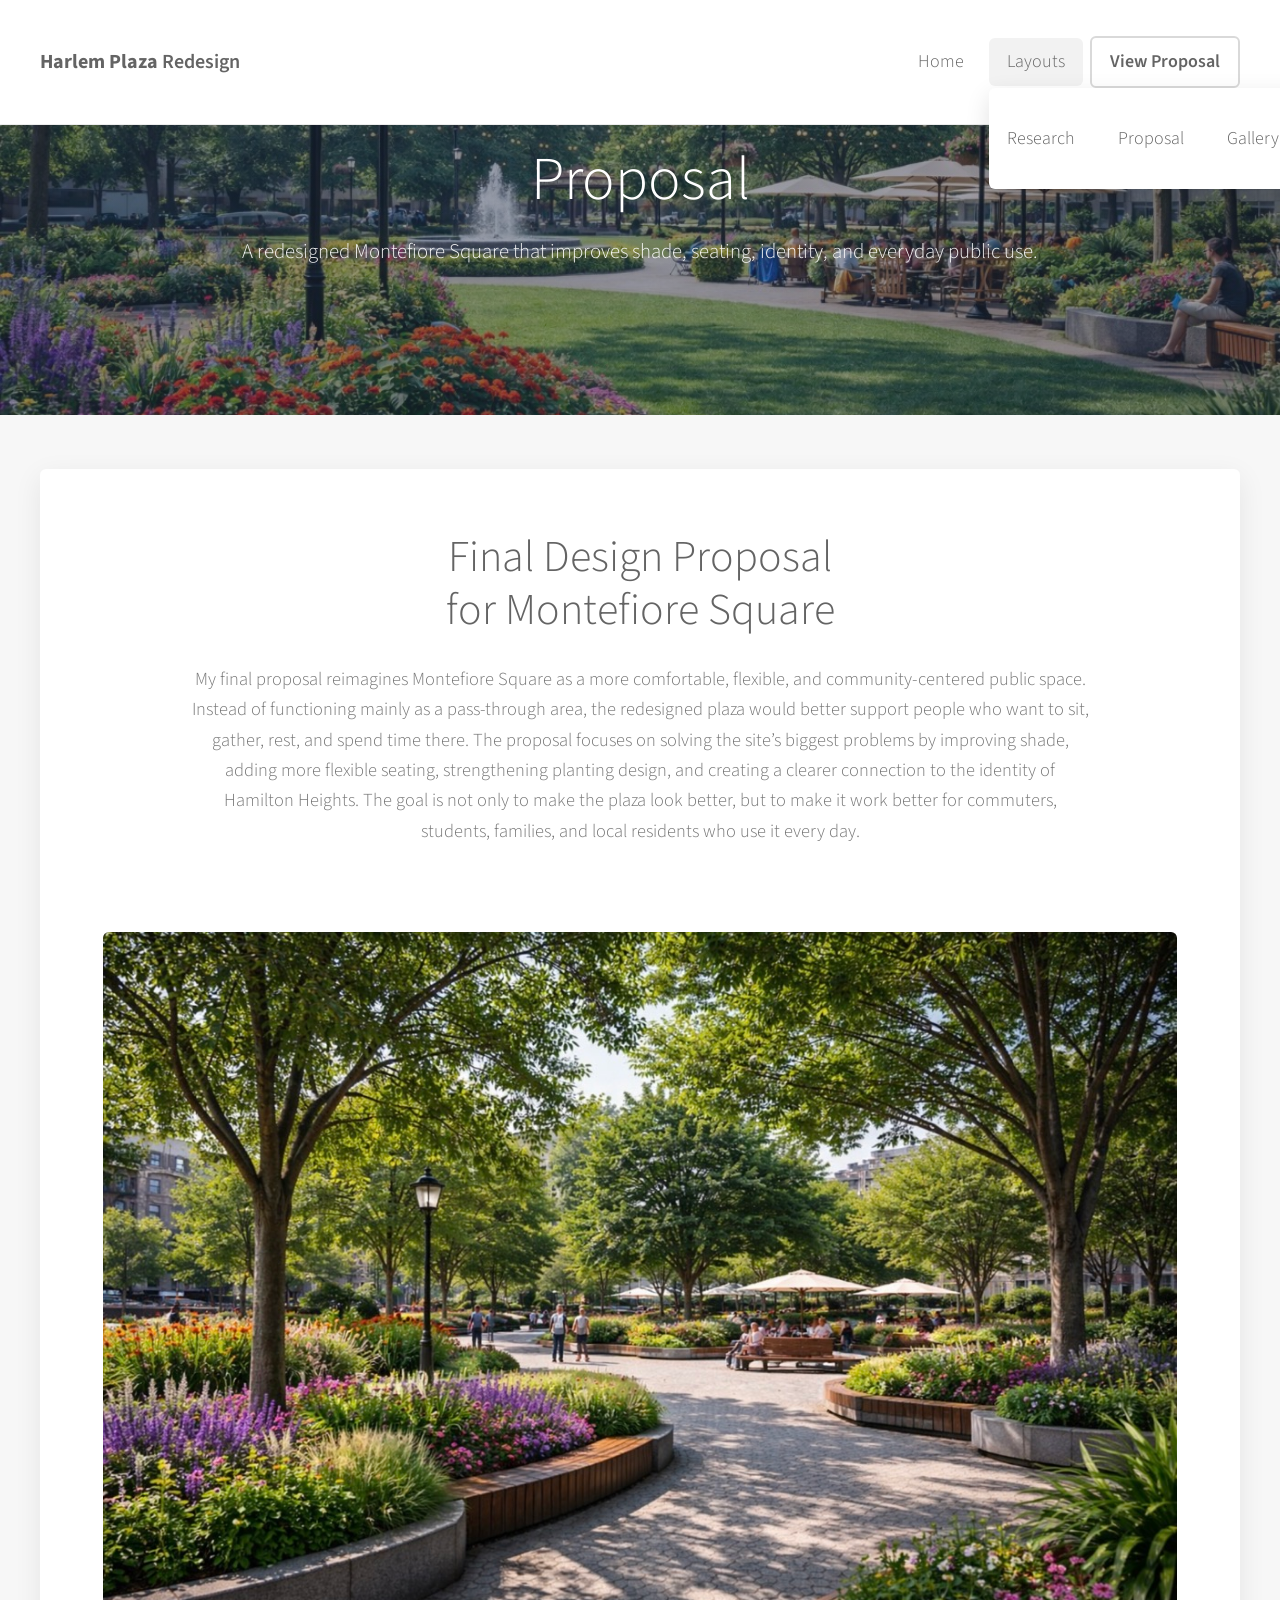
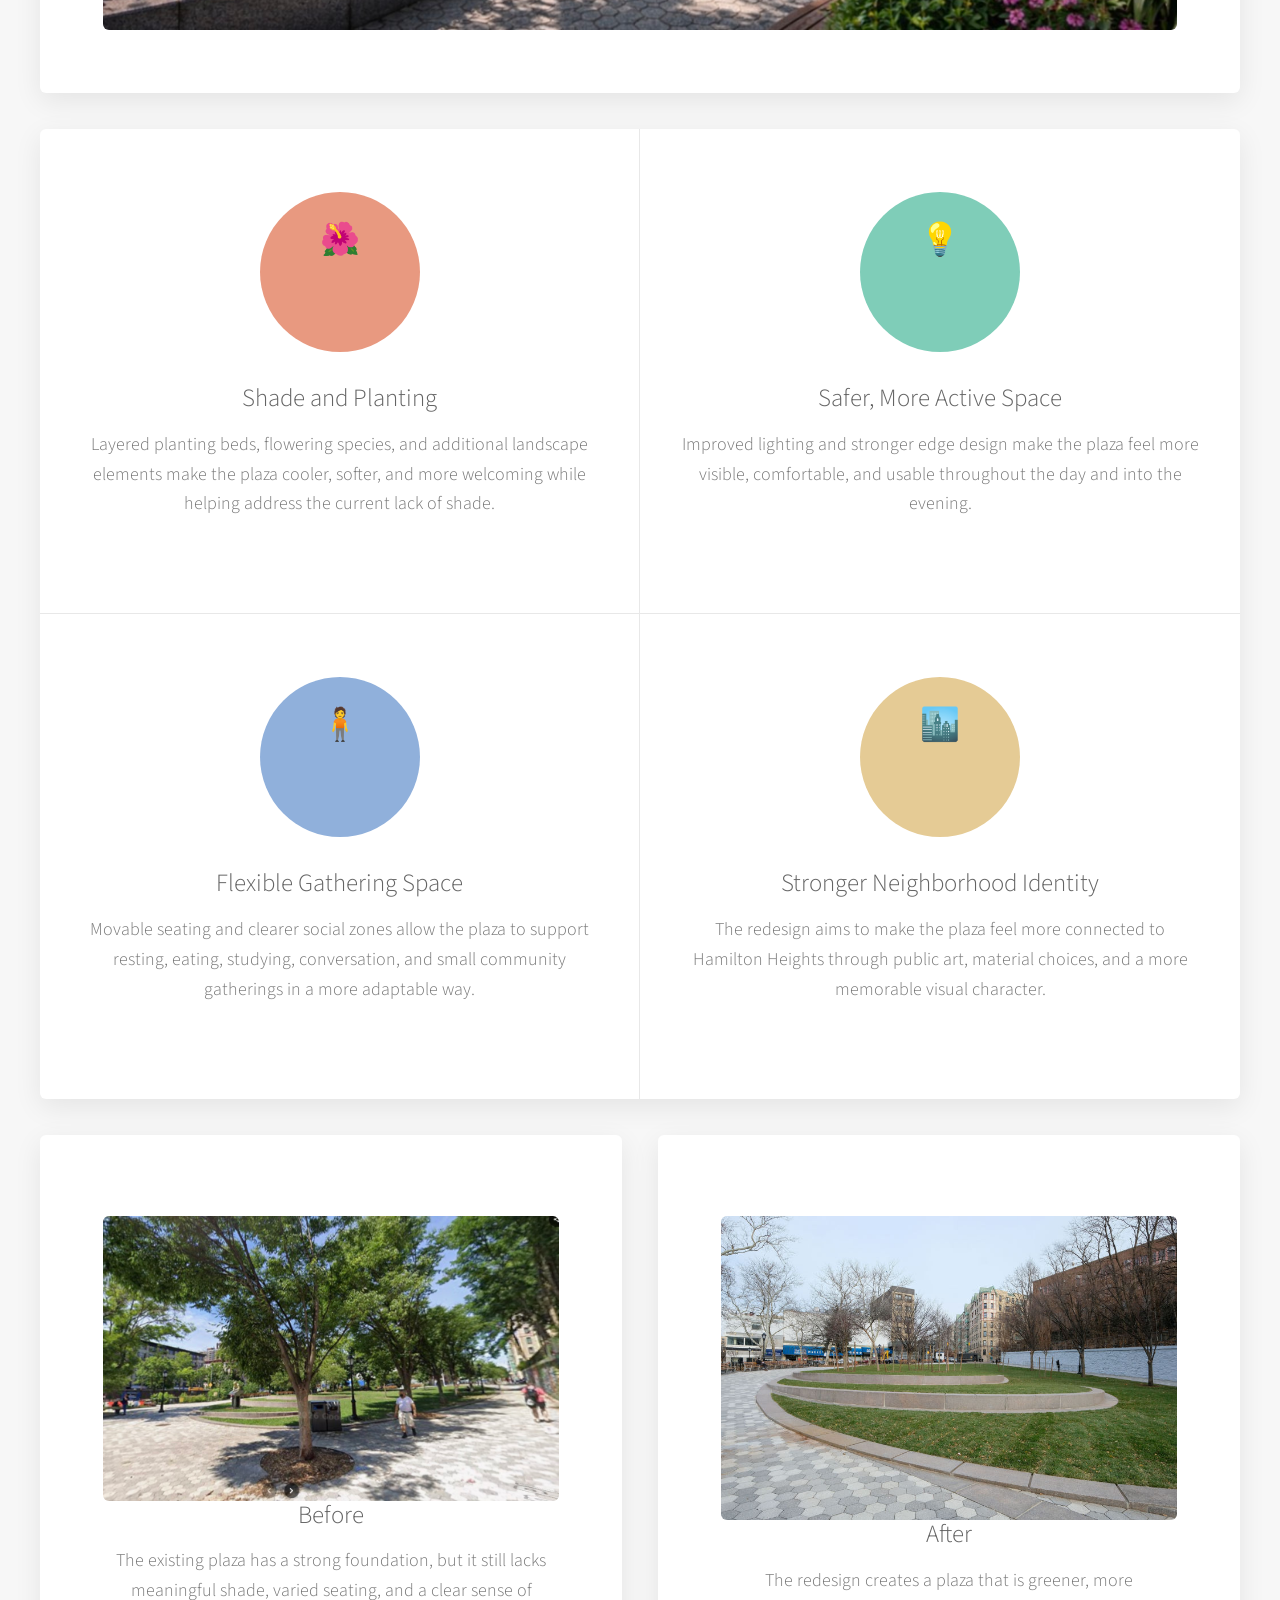
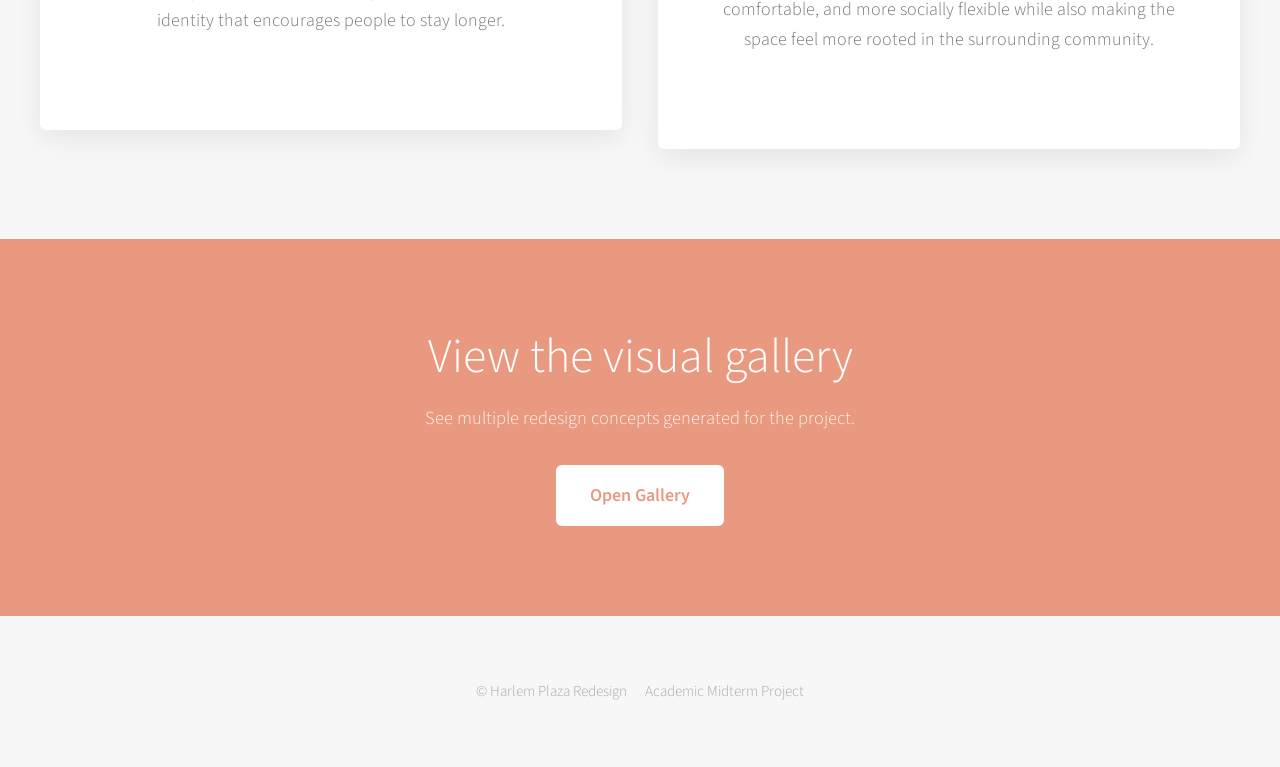
<file: proposal.html>
<!DOCTYPE html>
<html lang="en">
<head>
  <meta charset="UTF-8" />
  <meta name="viewport" content="width=device-width, initial-scale=1.0" />
  <title>Proposal | Harlem Plaza Redesign</title>
  <link rel="preconnect" href="https://fonts.googleapis.com">
  <link rel="preconnect" href="https://fonts.gstatic.com" crossorigin>
  <link href="https://fonts.googleapis.com/css2?family=Source+Sans+3:wght@300;400;600;700&display=swap" rel="stylesheet">
  <link rel="stylesheet" href="style.css">
</head>
<body>

  <header id="header" class="alt-header">
    <div class="container nav-container">
      <h1 class="logo dark"><a href="index.html">Harlem Plaza</a> Redesign</h1>
      <nav class="nav dark-nav">
        <ul>
          <li><a href="index.html">Home</a></li>
          <li class="dropdown">
            <a href="#" class="active">Layouts</a>
            <ul class="dropdown-menu">
              <li><a href="research.html">Research</a></li>
              <li><a href="proposal.html">Proposal</a></li>
              <li><a href="gallery.html">Gallery</a></li>
              <li><a href="contact.html">Reflection</a></li>
              <li><a href="design-options.html">Design Options</a></li>
            </ul>
          </li>
          <li><a href="proposal.html" class="button nav-button dark-outline">View Proposal</a></li>
        </ul>
      </nav>
    </div>
  </header>

  <section class="page-banner" style="background-image: linear-gradient(rgba(39,51,76,0.45), rgba(39,51,76,0.45)), url('images/redesign-2.png');">
    <div class="banner-content">
      <h2>Proposal</h2>
      <p>A redesigned Montefiore Square that improves shade, seating, identity, and everyday public use.</p>
    </div>
  </section>

  <main class="container page-main">

    <section class="box special">
      <header class="major">
        <h2>Final Design Proposal<br>for Montefiore Square</h2>
        <p>
          My final proposal reimagines Montefiore Square as a more comfortable, flexible, and community-centered public space. Instead of functioning mainly as a pass-through area, the redesigned plaza would better support people who want to sit, gather, rest, and spend time there. The proposal focuses on solving the site’s biggest problems by improving shade, adding more flexible seating, strengthening planting design, and creating a clearer connection to the identity of Hamilton Heights. The goal is not only to make the plaza look better, but to make it work better for commuters, students, families, and local residents who use it every day.
        </p>
      </header>
      <span class="image featured">
        <img src="images/redesign-3.png" alt="Final redesign view of Harlem Plaza">
      </span>
    </section>

    <section class="box special features">
      <div class="features-row">
        <section>
          <span class="icon major accent1">🌺</span>
          <h3>Shade and Planting</h3>
          <p>Layered planting beds, flowering species, and additional landscape elements make the plaza cooler, softer, and more welcoming while helping address the current lack of shade.</p>
        </section>
        <section>
          <span class="icon major accent2">💡</span>
          <h3>Safer, More Active Space</h3>
          <p>Improved lighting and stronger edge design make the plaza feel more visible, comfortable, and usable throughout the day and into the evening.</p>
        </section>
      </div>
      <div class="features-row">
        <section>
          <span class="icon major accent3">🧍</span>
          <h3>Flexible Gathering Space</h3>
          <p>Movable seating and clearer social zones allow the plaza to support resting, eating, studying, conversation, and small community gatherings in a more adaptable way.</p>
        </section>
        <section>
          <span class="icon major accent4">🏙️</span>
          <h3>Stronger Neighborhood Identity</h3>
          <p>The redesign aims to make the plaza feel more connected to Hamilton Heights through public art, material choices, and a more memorable visual character.</p>
        </section>
      </div>
    </section>

    <section class="row">
      <div class="col-6 col-12-mobile">
        <section class="box special">
          <span class="image featured">
            <img src="images/plaza-current-1.png" alt="Before view">
          </span>
          <h3>Before</h3>
          <p>The existing plaza has a strong foundation, but it still lacks meaningful shade, varied seating, and a clear sense of identity that encourages people to stay longer.</p>
        </section>
      </div>

      <div class="col-6 col-12-mobile">
        <section class="box special">
          <span class="image featured">
            <img src="images/redesign-1.png" alt="After view">
          </span>
          <h3>After</h3>
          <p>The redesign creates a plaza that is greener, more comfortable, and more socially flexible while also making the space feel more rooted in the surrounding community.</p>
        </section>
      </div>
    </section>

  </main>

  <section id="cta">
    <h2>View the visual gallery</h2>
    <p>See multiple redesign concepts generated for the project.</p>
    <ul class="actions special">
      <li><a href="gallery.html" class="button cta-button">Open Gallery</a></li>
    </ul>
  </section>

  <footer id="footer">
    <ul class="copyright">
      <li>&copy; Harlem Plaza Redesign</li>
      <li>Academic Midterm Project</li>
    </ul>
  </footer>

</body>
</html>
</file>
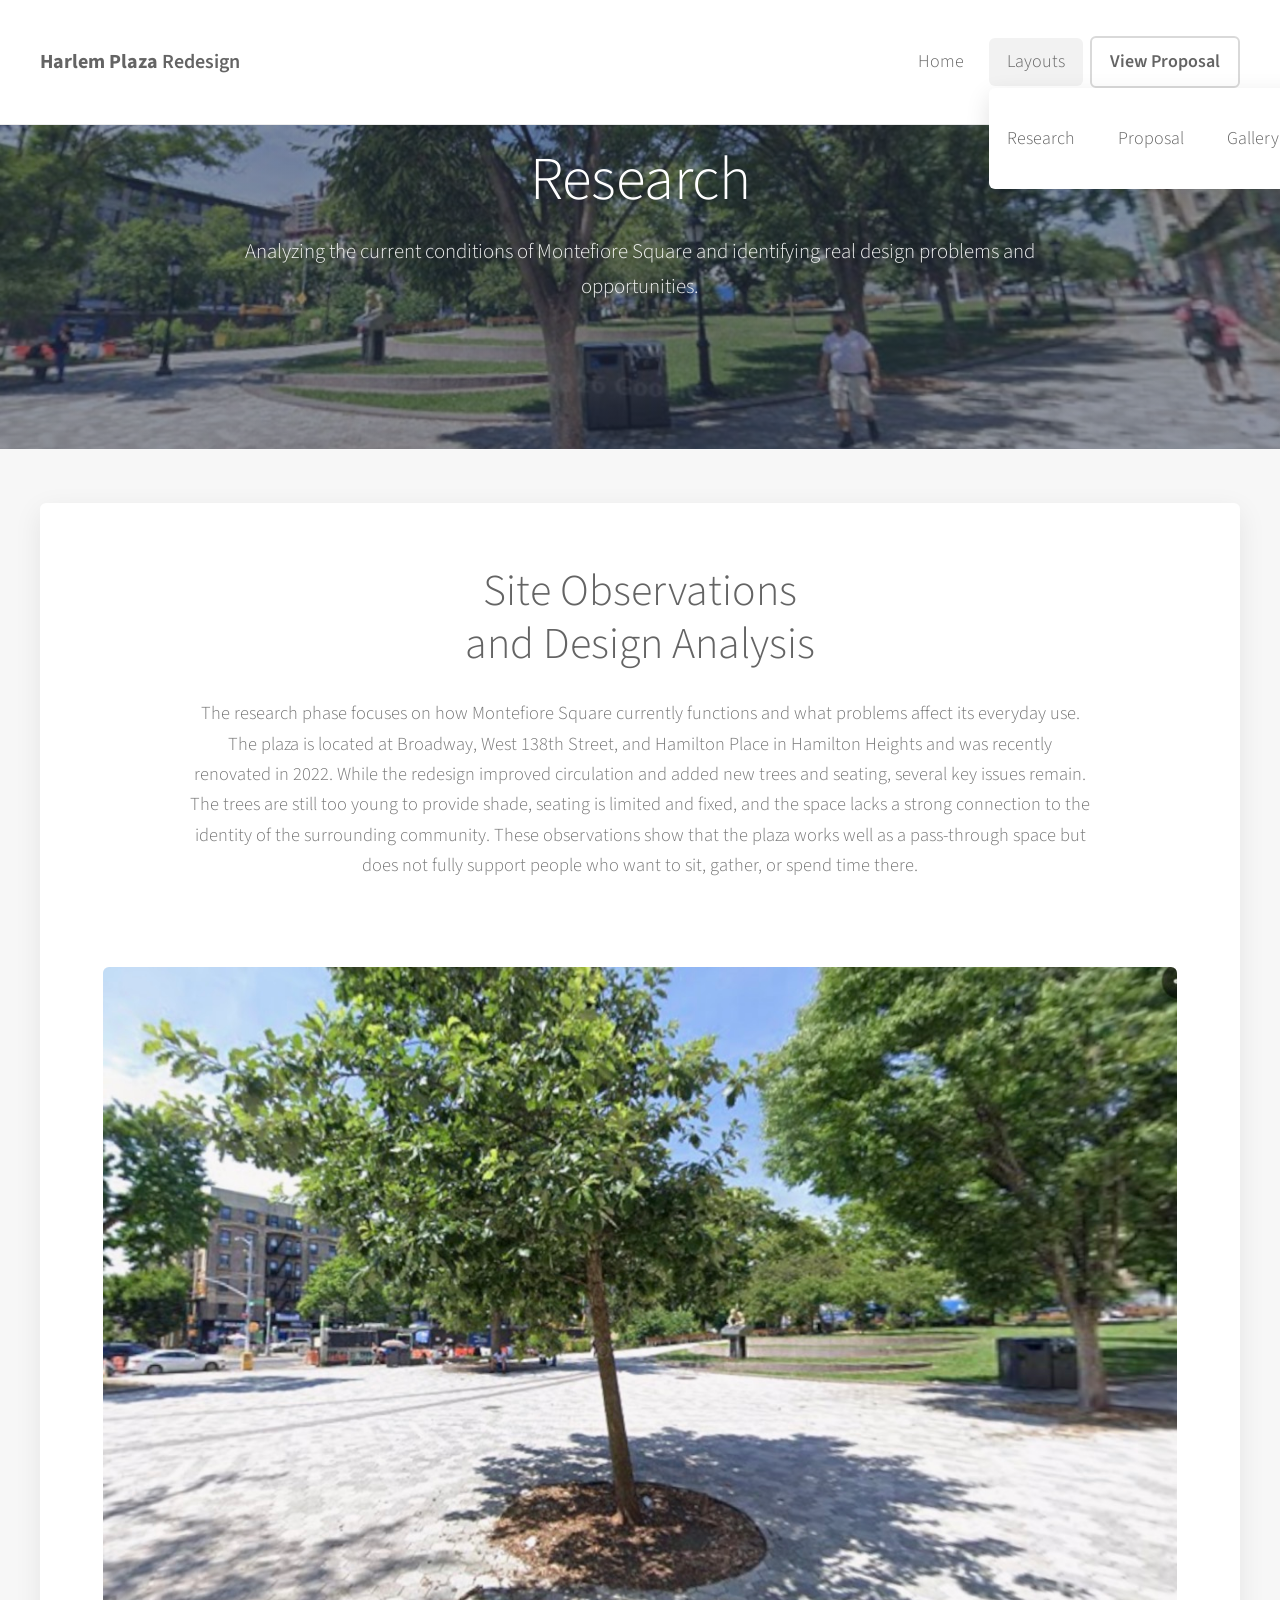
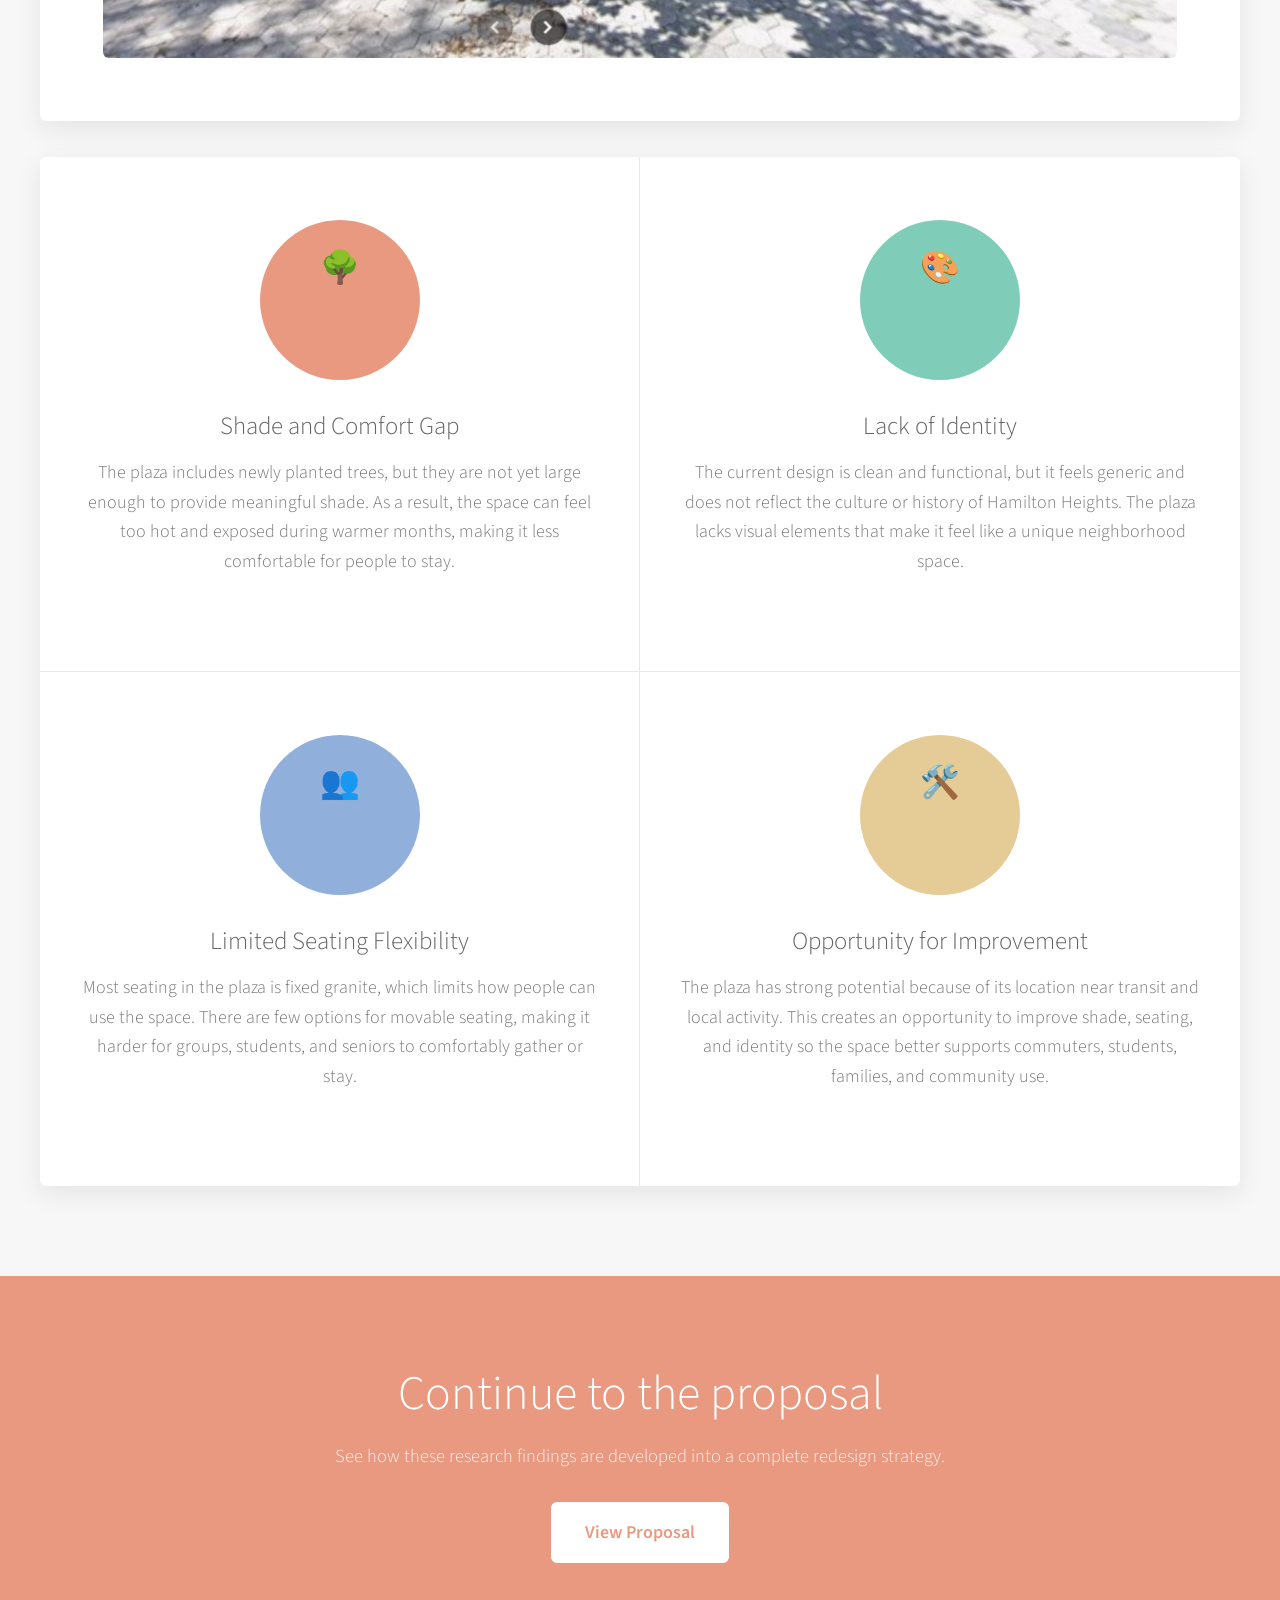
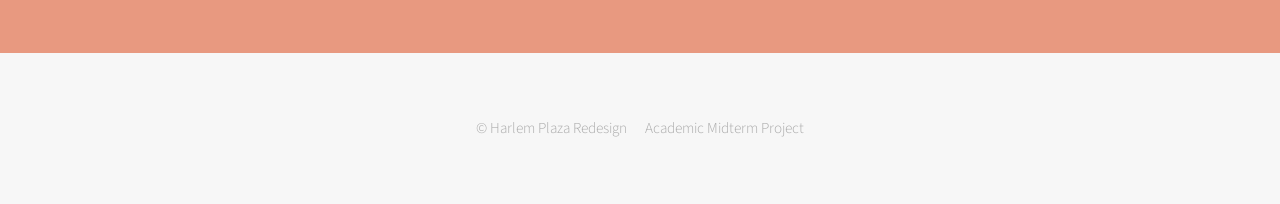
<file: research.html>
<!DOCTYPE html>
<html lang="en">
<head>
  <meta charset="UTF-8" />
  <meta name="viewport" content="width=device-width, initial-scale=1.0" />
  <title>Research | Harlem Plaza Redesign</title>
  <link rel="preconnect" href="https://fonts.googleapis.com">
  <link rel="preconnect" href="https://fonts.gstatic.com" crossorigin>
  <link href="https://fonts.googleapis.com/css2?family=Source+Sans+3:wght@300;400;600;700&display=swap" rel="stylesheet">
  <link rel="stylesheet" href="style.css">
</head>
<body>

  <header id="header" class="alt-header">
    <div class="container nav-container">
      <h1 class="logo dark"><a href="index.html">Harlem Plaza</a> Redesign</h1>
      <nav class="nav dark-nav">
        <ul>
          <li><a href="index.html">Home</a></li>
          <li class="dropdown">
            <a href="#" class="active">Layouts</a>
            <ul class="dropdown-menu">
              <li><a href="research.html">Research</a></li>
              <li><a href="proposal.html">Proposal</a></li>
              <li><a href="gallery.html">Gallery</a></li>
              <li><a href="contact.html">Reflection</a></li>
              <li><a href="design-options.html">Design Options</a></li>
            </ul>
          </li>
          <li><a href="proposal.html" class="button nav-button dark-outline">View Proposal</a></li>
        </ul>
      </nav>
    </div>
  </header>

  <section class="page-banner" style="background-image: linear-gradient(rgba(39,51,76,0.50), rgba(39,51,76,0.50)), url('images/plaza-current-1.png');">
    <div class="banner-content">
      <h2>Research</h2>
      <p>Analyzing the current conditions of Montefiore Square and identifying real design problems and opportunities.</p>
    </div>
  </section>

  <main class="container page-main">

    <section class="box special">
      <header class="major">
        <h2>Site Observations<br>and Design Analysis</h2>
        <p>
          The research phase focuses on how Montefiore Square currently functions and what problems affect its everyday use. The plaza is located at Broadway, West 138th Street, and Hamilton Place in Hamilton Heights and was recently renovated in 2022. While the redesign improved circulation and added new trees and seating, several key issues remain. The trees are still too young to provide shade, seating is limited and fixed, and the space lacks a strong connection to the identity of the surrounding community. These observations show that the plaza works well as a pass-through space but does not fully support people who want to sit, gather, or spend time there.
        </p>
      </header>
      <span class="image featured">
        <img src="images/plaza-current-2.png" alt="Research image of the current plaza">
      </span>
    </section>

    <section class="box special features">
      <div class="features-row">
        <section>
          <span class="icon major accent1">🌳</span>
          <h3>Shade and Comfort Gap</h3>
          <p>The plaza includes newly planted trees, but they are not yet large enough to provide meaningful shade. As a result, the space can feel too hot and exposed during warmer months, making it less comfortable for people to stay.</p>
        </section>
        <section>
          <span class="icon major accent2">🎨</span>
          <h3>Lack of Identity</h3>
          <p>The current design is clean and functional, but it feels generic and does not reflect the culture or history of Hamilton Heights. The plaza lacks visual elements that make it feel like a unique neighborhood space.</p>
        </section>
      </div>
      <div class="features-row">
        <section>
          <span class="icon major accent3">👥</span>
          <h3>Limited Seating Flexibility</h3>
          <p>Most seating in the plaza is fixed granite, which limits how people can use the space. There are few options for movable seating, making it harder for groups, students, and seniors to comfortably gather or stay.</p>
        </section>
        <section>
          <span class="icon major accent4">🛠️</span>
          <h3>Opportunity for Improvement</h3>
          <p>The plaza has strong potential because of its location near transit and local activity. This creates an opportunity to improve shade, seating, and identity so the space better supports commuters, students, families, and community use.</p>
        </section>
      </div>
    </section>

  </main>

  <section id="cta">
    <h2>Continue to the proposal</h2>
    <p>See how these research findings are developed into a complete redesign strategy.</p>
    <ul class="actions special">
      <li><a href="proposal.html" class="button cta-button">View Proposal</a></li>
    </ul>
  </section>

  <footer id="footer">
    <ul class="copyright">
      <li>&copy; Harlem Plaza Redesign</li>
      <li>Academic Midterm Project</li>
    </ul>
  </footer>

</body>
</html>
</file>
<file: style.css>
/* Reset */

*,
*::before,
*::after {
  box-sizing: border-box;
}

html, body, div, span, applet, object, iframe,
h1, h2, h3, h4, h5, h6, p, blockquote, pre,
a, abbr, acronym, address, big, cite, code,
del, dfn, em, img, ins, kbd, q, s, samp,
small, strike, strong, sub, sup, tt, var,
b, u, i, center, dl, dt, dd, ol, ul, li,
fieldset, form, label, legend, table, caption,
tbody, tfoot, thead, tr, th, td, article,
aside, canvas, details, embed, figure, figcaption,
footer, header, hgroup, menu, nav, output,
ruby, section, summary, time, mark, audio, video {
  margin: 0;
  padding: 0;
  border: 0;
  font-size: 100%;
  vertical-align: baseline;
}

article, aside, details, figcaption, figure,
footer, header, hgroup, menu, nav, section {
  display: block;
}

body {
  line-height: 1;
  background: #f7f7f7;
  color: #777;
  font-family: "Source Sans 3", sans-serif;
  font-size: 18px;
  font-weight: 300;
  line-height: 1.65;
}

ol, ul {
  list-style: none;
}

a {
  text-decoration: none;
  color: inherit;
}

img {
  display: block;
  width: 100%;
}

h1, h2, h3 {
  color: #646464;
  font-weight: 300;
  line-height: 1.2;
}

p {
  margin: 0 0 1.75em 0;
}

.container {
  width: min(1200px, calc(100% - 3em));
  margin: 0 auto;
}

/* Header */

#header {
  position: absolute;
  top: 0;
  left: 0;
  width: 100%;
  z-index: 1000;
  padding: 2em 0;
}

.alt-header {
  position: relative;
  background: #ffffff;
  border-bottom: 1px solid #ececec;
}

.nav-container {
  display: flex;
  justify-content: space-between;
  align-items: center;
}

.logo {
  color: #fff;
  font-size: 1.25rem;
  font-weight: 600;
}

.logo a {
  font-weight: 700;
}

.logo.dark,
.logo.dark a {
  color: #646464;
}

.nav ul {
  display: flex;
  align-items: center;
  gap: 0.4em;
}

.nav ul li {
  position: relative;
}

.nav ul li a {
  display: block;
  padding: 0.5em 1em;
  border-radius: 6px;
  color: #fff;
}

.dark-nav ul li a {
  color: #646464;
}

.nav ul li a.active,
.nav ul li a:hover {
  background: rgba(255,255,255,0.12);
}

.dark-nav ul li a.active,
.dark-nav ul li a:hover {
  background: #f2f2f2;
}

.dropdown-menu {
  display: none;
  position: absolute;
  top: 2.8em;
  left: 0;
  min-width: 210px;
  background: #fff;
  border-radius: 6px;
  box-shadow: 0 8px 25px rgba(0,0,0,0.12);
  padding: 0.65em 0;
  z-index: 999;
}

.dropdown:hover .dropdown-menu {
  display: block;
}

.dropdown-menu li a {
  color: #646464 !important;
  padding: 0.65em 1.1em;
  border-radius: 0;
}

.dropdown-menu li a:hover {
  background: #f4f4f4 !important;
}

.button {
  display: inline-block;
  border: solid 2px rgba(255,255,255,0.45);
  color: #fff;
  border-radius: 6px;
  padding: 0.75em 1.8em;
  font-weight: 600;
  transition: 0.2s ease;
}

.button:hover {
  background: rgba(255,255,255,0.1);
}

.primary {
  background: #fff;
  color: #e89980 !important;
  border-color: #fff;
}

.primary:hover {
  background: rgba(255,255,255,0.95);
}

.alt {
  color: #6b89c9 !important;
  border-color: #e5e5e5;
  background: transparent;
}

.alt:hover {
  background: #f7f7f7;
}

.nav-button {
  padding: 0.7em 1.4em;
}

.dark-outline {
  color: #646464 !important;
  border-color: #d9d9d9;
}

.dark-outline:hover {
  background: #f5f5f5;
}

/* Banner */

#banner,
.page-banner {
  background-size: cover;
  background-position: center center;
  background-repeat: no-repeat;
  text-align: center;
  color: #fff;
}

#banner {
  padding: 14em 2em 12em 2em;
}

.page-banner {
  padding: 8em 2em 6em 2em;
}

.banner-content {
  max-width: 900px;
  margin: 0 auto;
}

#banner h2,
.page-banner h2 {
  color: #fff;
  font-size: 3.8rem;
  margin-bottom: 0.3em;
}

#banner p,
.page-banner p {
  color: rgba(255,255,255,0.92);
  font-size: 1.3rem;
  margin-bottom: 1.8em;
}

.actions {
  display: flex;
  gap: 1em;
  justify-content: center;
  flex-wrap: wrap;
}

.special {
  text-align: center;
}

/* Main boxes */

#main {
  margin-top: -7em;
  position: relative;
  z-index: 2;
  padding-bottom: 3em;
}

.page-main {
  padding-top: 3em;
  padding-bottom: 3em;
}

.box {
  background: #fff;
  border-radius: 6px;
  box-shadow: 0 8px 28px rgba(0,0,0,0.08);
  margin-bottom: 2em;
  padding: 3.5em;
}

.major {
  padding-bottom: 2em;
}

.major h2 {
  font-size: 2.75rem;
  margin-bottom: 0.6em;
}

.major p {
  max-width: 900px;
  margin-left: auto;
  margin-right: auto;
  font-size: 1.15rem;
}

.image.featured {
  display: block;
  overflow: hidden;
  border-radius: 6px;
  margin-top: 1em;
}

/* Features */

.features {
  padding: 0;
  overflow: hidden;
}

.features-row {
  display: grid;
  grid-template-columns: 1fr 1fr;
}

.features-row section {
  padding: 3.5em 2.25em;
  border-top: 1px solid #e8e8e8;
}

.features-row:first-child section {
  border-top: 0;
}

.features-row section:first-child {
  border-right: 1px solid #e8e8e8;
}

.icon.major {
  display: inline-flex;
  align-items: center;
  justify-content: center;
  width: 5em;
  height: 5em;
  border-radius: 50%;
  font-size: 2rem;
  color: #fff;
  margin-bottom: 1em;
}

.accent1 { background: #e89980; }
.accent2 { background: #7fcdb8; }
.accent3 { background: #90b0db; }
.accent4 { background: #e5cb95; }

.features h3,
.gallery-text h3,
.box h3 {
  font-size: 1.55rem;
  margin-bottom: 0.65em;
}

/* Row cards */

.row {
  display: flex;
  gap: 2em;
}

.col-6 {
  width: 50%;
}

/* CTA */

#cta {
  background: #e89980;
  color: rgba(255,255,255,0.88);
  text-align: center;
  padding: 5em 2em;
}

#cta h2 {
  color: #fff;
  font-size: 3rem;
  margin-bottom: 0.35em;
}

#cta p {
  font-size: 1.15rem;
  margin-bottom: 1.7em;
}

.cta-button {
  background: #fff;
  color: #e89980 !important;
  border-color: #fff;
}

/* Footer */

#footer {
  text-align: center;
  padding: 3.5em 2em;
}

.copyright {
  display: flex;
  justify-content: center;
  gap: 1.2em;
  flex-wrap: wrap;
  color: #aaa;
  font-size: 0.95rem;
}

/* Gallery */

.gallery-grid {
  display: grid;
  grid-template-columns: repeat(2, 1fr);
  gap: 2em;
  margin-bottom: 2em;
}

.gallery-card {
  background: #fff;
  border-radius: 6px;
  overflow: hidden;
  box-shadow: 0 8px 28px rgba(0,0,0,0.08);
}

.gallery-card img {
  height: 320px;
  object-fit: cover;
}

.gallery-text {
  padding: 1.5em;
}

.gallery-text p {
  margin-bottom: 0;
}

/* Responsive */

@media screen and (max-width: 980px) {
  .row,
  .features-row,
  .gallery-grid {
    grid-template-columns: 1fr;
    display: grid;
  }

  .col-6 {
    width: 100%;
  }

  .features-row section:first-child {
    border-right: 0;
  }

  #main {
    margin-top: -4em;
  }

  .nav-container {
    flex-direction: column;
    gap: 1em;
  }

  .nav ul {
    flex-wrap: wrap;
    justify-content: center;
  }
}

@media screen and (max-width: 640px) {
  body {
    font-size: 16px;
  }

  #banner {
    padding: 10em 1.25em 7em 1.25em;
  }

  .page-banner {
    padding: 6em 1.25em 4em 1.25em;
  }

  #banner h2,
  .page-banner h2 {
    font-size: 2.6rem;
  }

  #banner p,
  .page-banner p {
    font-size: 1.1rem;
  }

  .box {
    padding: 2em 1.25em;
  }

  .major h2,
  #cta h2 {
    font-size: 2.1rem;
  }
}
</file>
